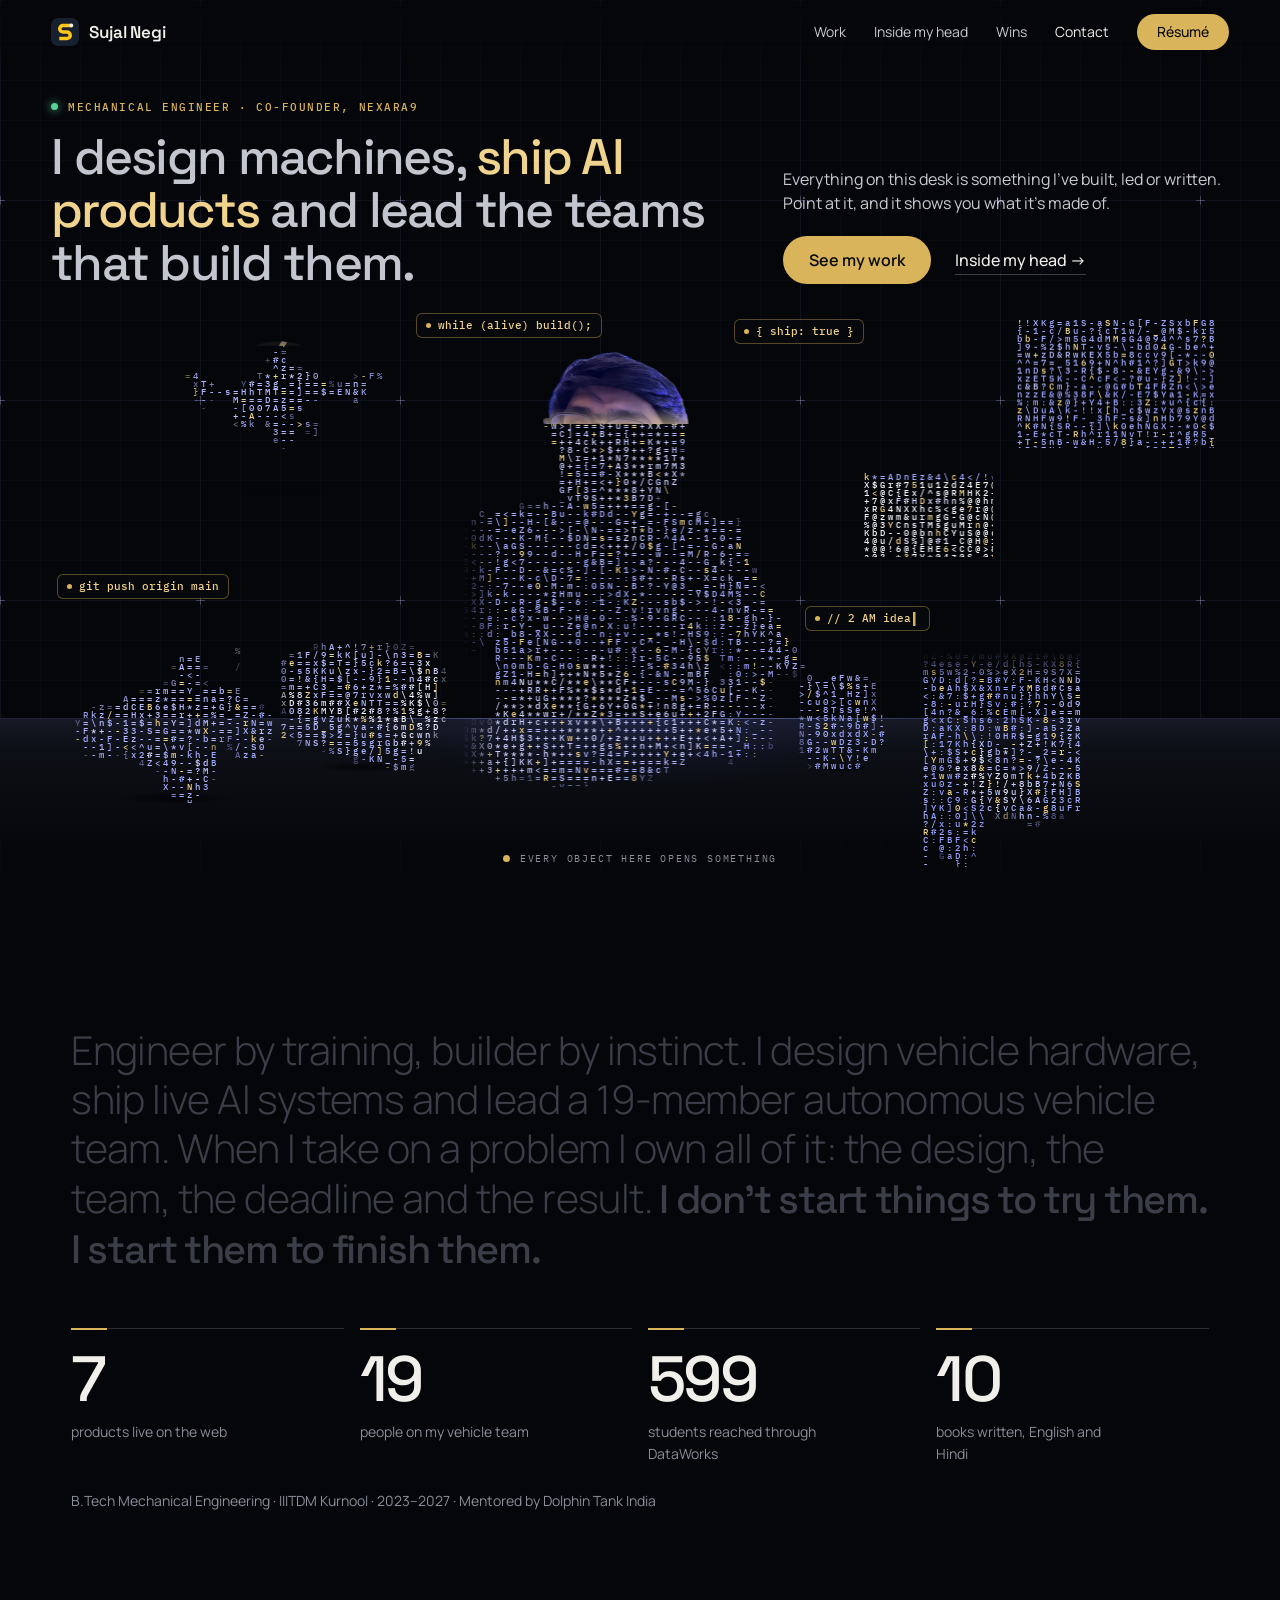
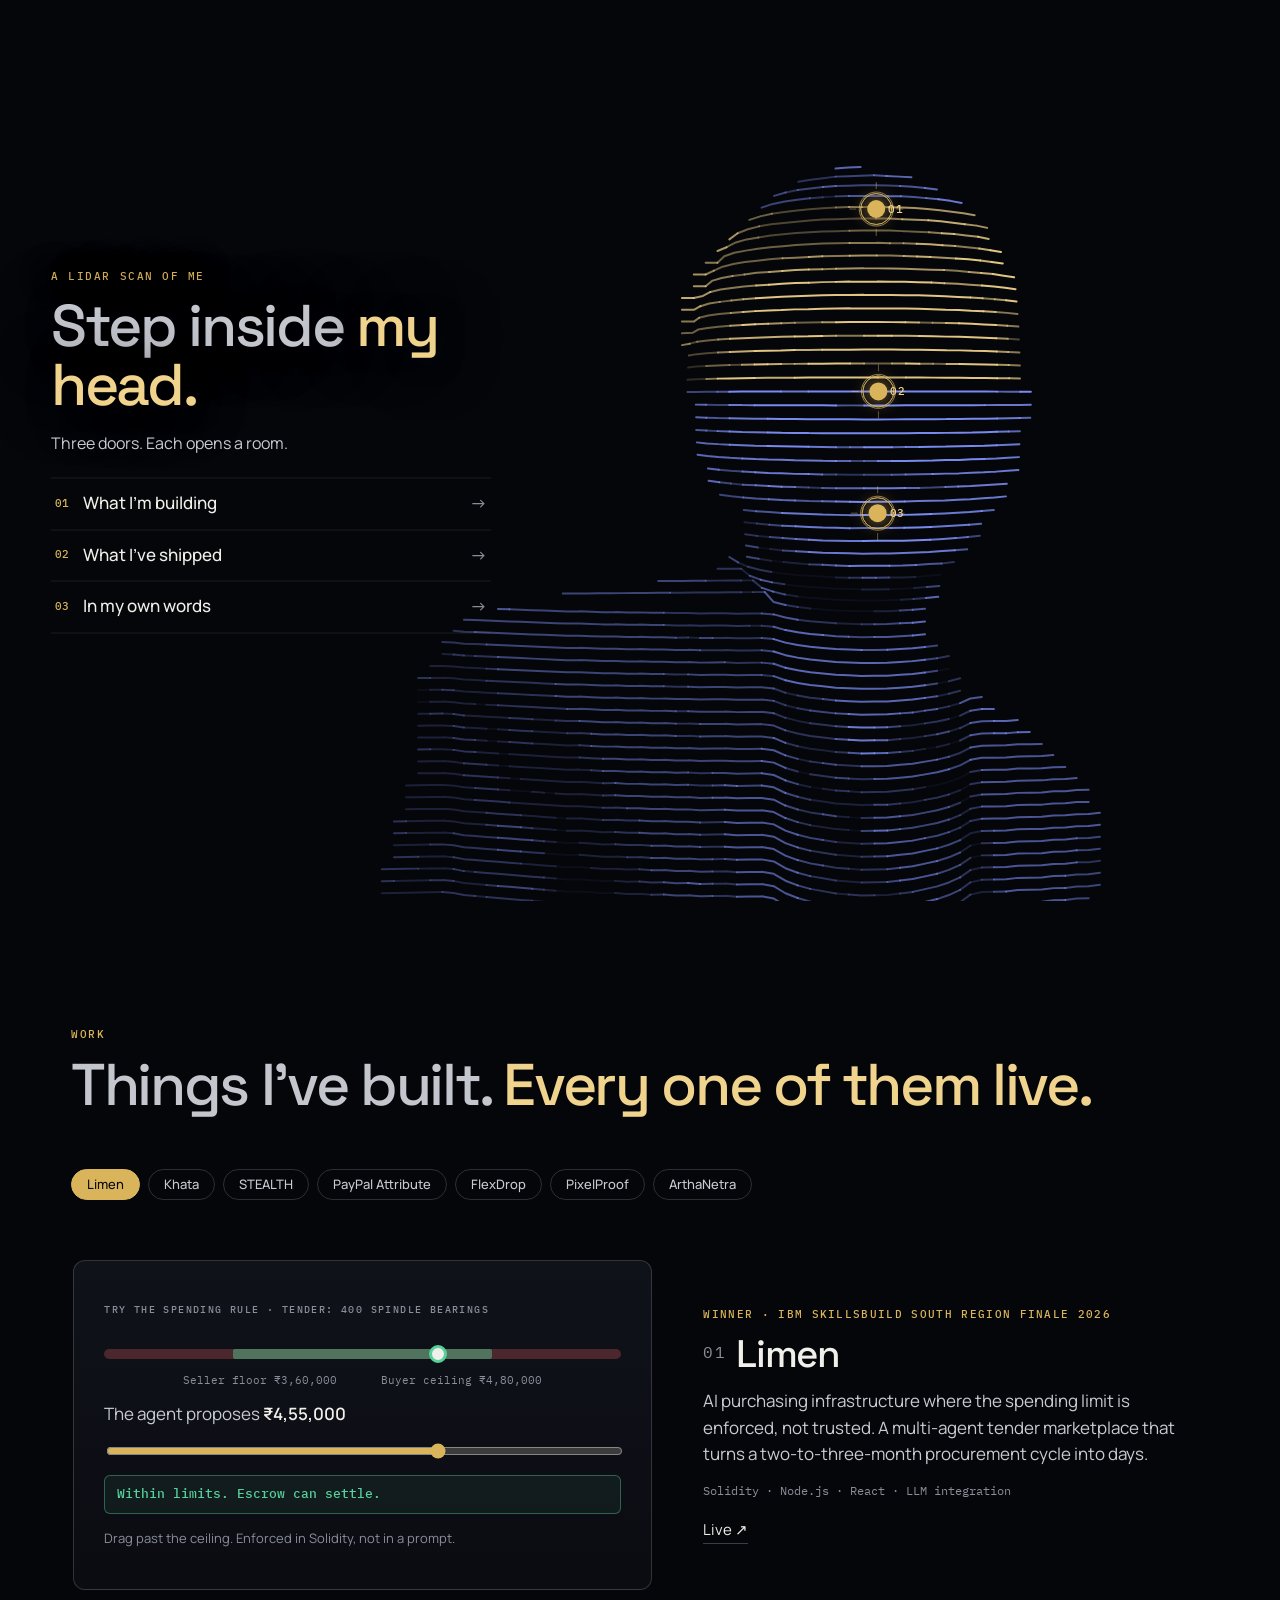
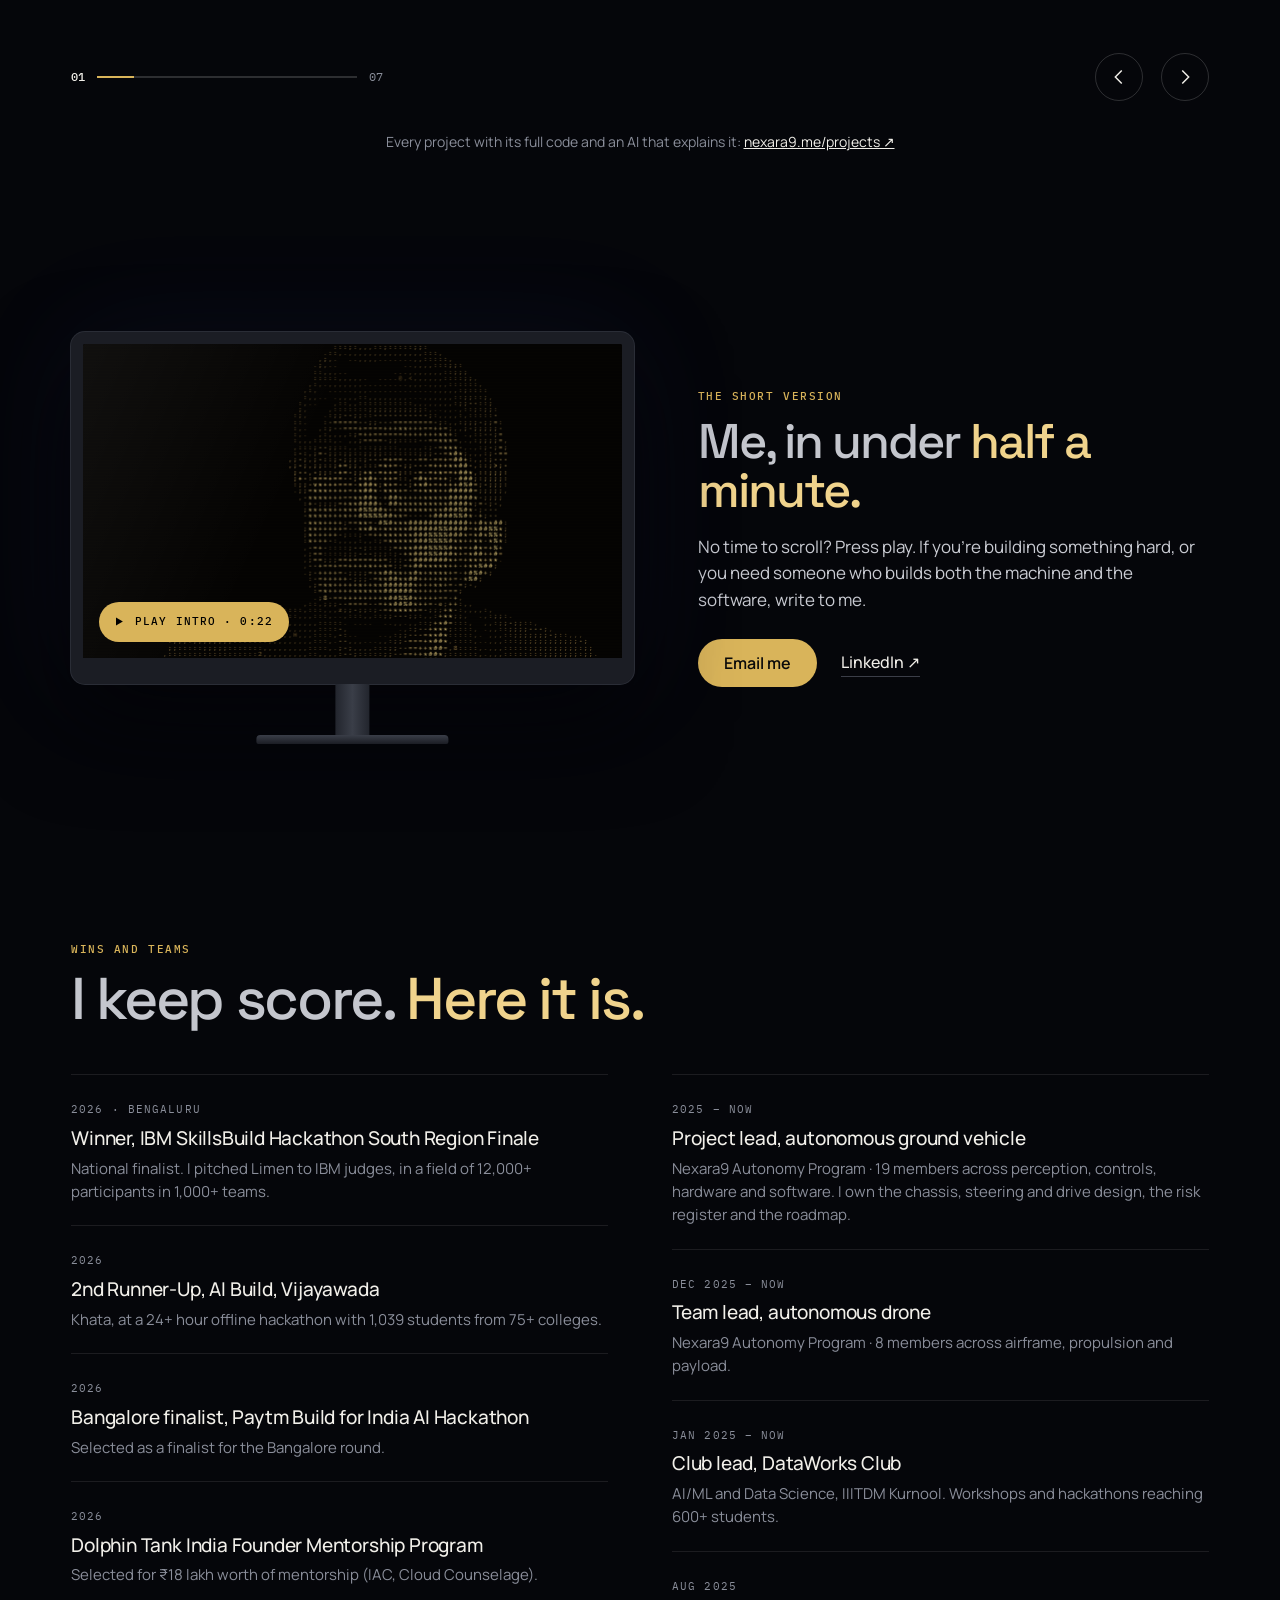
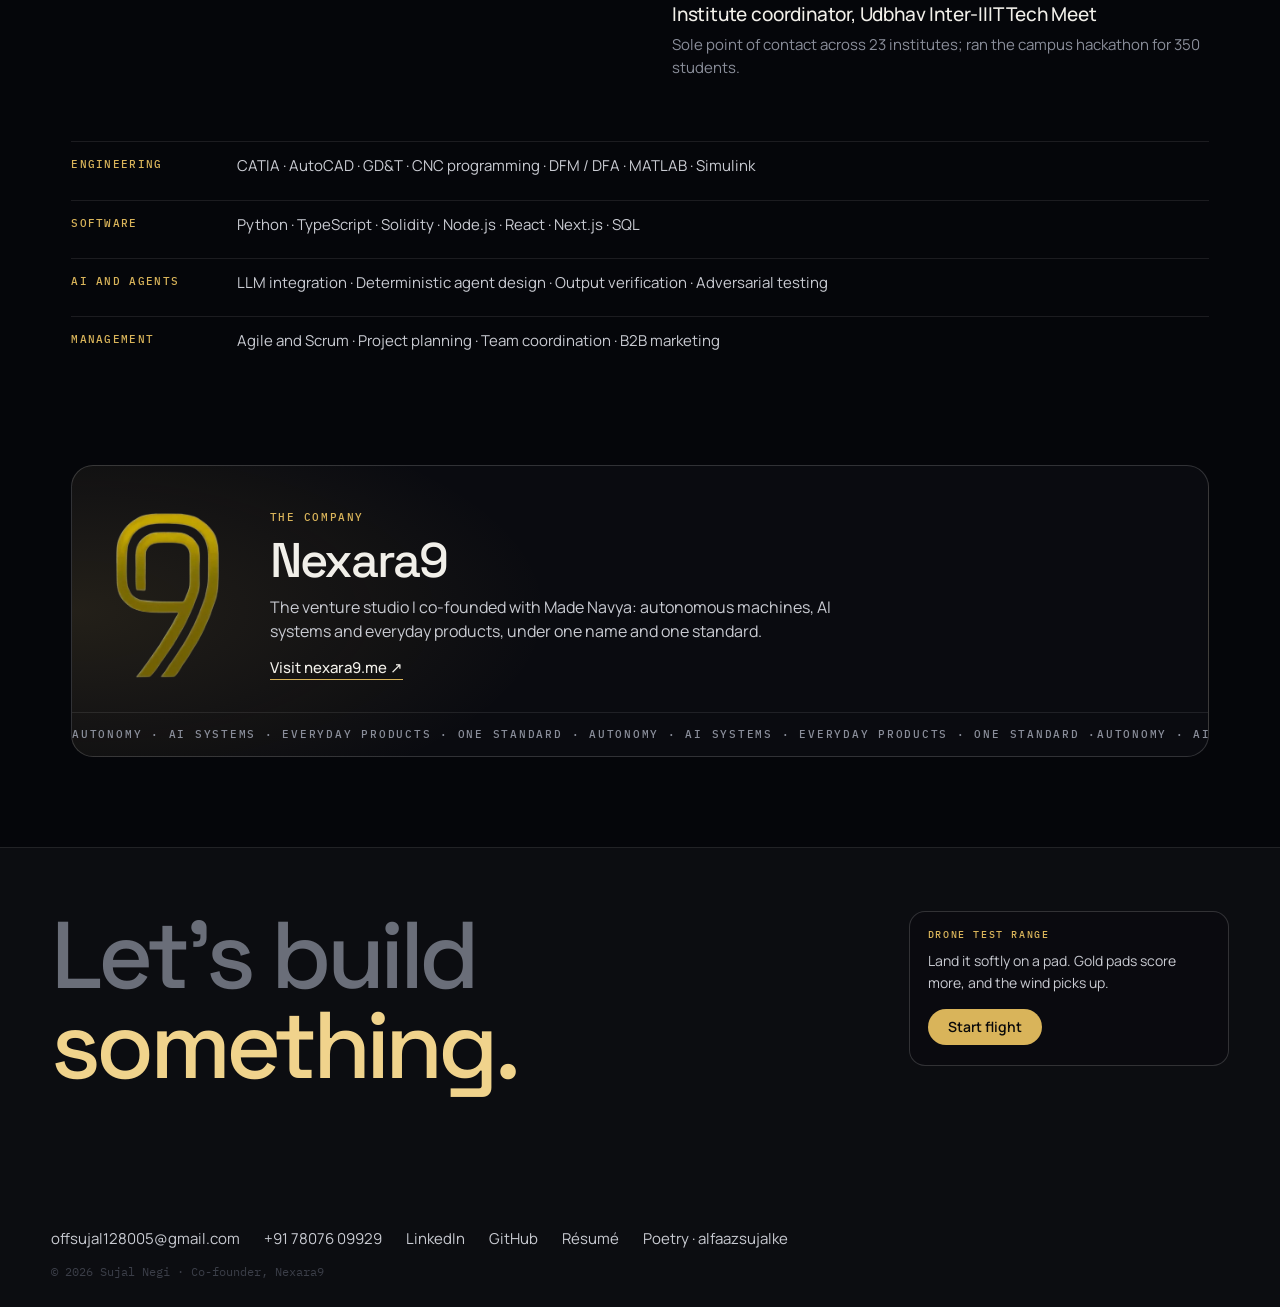
<file: index.html>
<!doctype html>
<html lang="en">
<head>
<meta charset="utf-8">
<meta name="viewport" content="width=device-width, initial-scale=1, viewport-fit=cover">
<title>Sujal Negi · Engineer, Builder, Co-founder of Nexara9</title>
<meta name="description" content="Sujal Negi: mechanical engineer at IIITDM Kurnool and co-founder of Nexara9. Designs machines, ships AI products and leads the teams that build them.">
<link rel="canonical" href="https://sujalnegi.tech/">
<meta property="og:type" content="website">
<meta property="og:title" content="Sujal Negi · Engineer, Builder, Co-founder of Nexara9">
<meta property="og:description" content="Mechanical engineer and co-founder of Nexara9. Limen, Khata, STEALTH, FlexDrop, ArthaNetra and more.">
<meta property="og:url" content="https://sujalnegi.tech/">
<meta property="og:image" content="https://sujalnegi.tech/og.png">
<meta name="twitter:card" content="summary_large_image">
<meta name="theme-color" content="#05060a">
<meta name="color-scheme" content="dark">
<link rel="icon" href="favicon.svg?v=4" type="image/svg+xml">
<link rel="icon" href="favicon-32.png?v=4" sizes="32x32" type="image/png">
<link rel="icon" href="favicon.ico?v=4" sizes="any">
<link rel="apple-touch-icon" href="apple-touch-icon.png?v=4">
<link rel="manifest" href="site.webmanifest?v=5">
<link rel="preconnect" href="https://fonts.googleapis.com">
<link rel="preconnect" href="https://fonts.gstatic.com" crossorigin>
<link rel="stylesheet" href="https://fonts.googleapis.com/css2?family=Space+Grotesk:wght@400;500;600&family=Manrope:wght@300;400;500;600&family=IBM+Plex+Mono:wght@400;500&display=swap">
<link rel="preload" href="assets/img/sujal-desk.webp" as="image" type="image/webp" media="(min-width: 701px)">
<link rel="preload" href="assets/img/sujal-desk-sm.webp" as="image" type="image/webp" media="(max-width: 700px)">
<script>document.documentElement.classList.add('js')</script>
<link rel="stylesheet" href="assets/site.css?v=3">
<script src="assets/js/fx.js?v=3" defer></script>
<script src="assets/js/hero.js?v=3" defer></script>
<script src="assets/js/head.js?v=3" defer></script>
<script src="assets/js/work.js?v=3" defer></script>
<script src="assets/js/game.js?v=3" defer></script>
</head>
<body>
<a class="skip" href="#main">Skip to content</a>

<div class="boot" aria-hidden="true">
  <svg class="boot-mark" viewBox="0 0 64 64" aria-hidden="true"><path d="M45 17H27.5a7.5 7.5 0 0 0 0 15h9a7.5 7.5 0 0 1 0 15H19" fill="none" stroke="currentColor" stroke-width="6"/><circle cx="46.5" cy="17" r="4" fill="#f1efe9"/></svg>
  <p class="boot-k"><span class="boot-step">Calibrating sensors</span><span class="boot-pct">000%</span></p>
  <div class="boot-bar"><i></i></div>
</div>

<header class="nav">
  <a class="nav-mark" href="#top" aria-label="Sujal Negi, back to top"><svg viewBox="0 0 64 64" aria-hidden="true"><rect width="64" height="64" rx="15" fill="#17202E"/><path d="M45 17H27.5a7.5 7.5 0 0 0 0 15h9a7.5 7.5 0 0 1 0 15H19" fill="none" stroke="#FFC61A" stroke-width="8"/><circle cx="46.5" cy="17" r="4.5" fill="#ECEEEA"/></svg><b>Sujal Negi</b></a>
  <nav class="nav-links" aria-label="Sections">
    <a href="#work" data-scramble>Work</a>
    <a href="#head" data-scramble>Inside my head</a>
    <a href="#wins" data-scramble>Wins</a>
    <a href="#contact" data-scramble>Contact</a>
  </nav>
  <a class="nav-cta" href="Sujal_Negi_Resume.pdf" target="_blank" rel="noopener"><span data-scramble>Résumé</span></a>
</header>

<main id="main">

<!-- 1. Hero: me at my desk. Every object is its own layer and breaks into code when you touch it. -->
<section class="hero" id="top">
  <canvas class="grid" aria-hidden="true"></canvas>
  <div class="hero-copy">
    <div class="hero-l">
      <p class="kicker"><span class="live"></span>Mechanical engineer · Co-founder, Nexara9</p>
      <h1 class="hero-title" data-glitch>I design machines, <em>ship AI products</em> and lead the teams that build them.</h1>
    </div>
    <div class="hero-r">
      <p class="lede">Everything on this desk is something I’ve built, led or written. Point at it, and it shows you what it’s made of.</p>
      <p class="hero-btns"><a class="btn-pill" href="#work">See my work</a><a class="btn-text" href="#head">Inside my head →</a></p>
    </div>
  </div>

  <div class="scene" aria-label="Sujal at his desk with things he has built. Hover or tap an object.">
    <div class="desk" aria-hidden="true"></div>
    <i class="chip chip1" aria-hidden="true">while (alive) build();</i>
    <i class="chip chip2" aria-hidden="true">{ ship: true }</i>
    <i class="chip chip3" aria-hidden="true">git push origin main</i>
    <i class="chip chip4" aria-hidden="true">// 2 AM idea</i>

    <a class="lay lay-me" href="#about" data-src="assets/img/sujal-desk.webp" data-src-sm="assets/img/sujal-desk-sm.webp" data-label="Sujal Negi · Builder" data-note="Engineer by training, builder by instinct">
      <span class="sr">About Sujal</span></a>
    <a class="lay lay-drone" href="#autonomy" data-src="assets/img/drone.webp" data-label="Autonomous drone" data-note="Team lead · 8 members">
      <span class="sr">The autonomous drone</span></a>
    <a class="lay lay-rover" href="#autonomy" data-src="assets/img/rover.webp" data-label="Autonomous ground vehicle" data-note="Project lead · 19 members">
      <span class="sr">The autonomous ground vehicle</span></a>
    <a class="lay lay-books" href="https://alfaaz.sujalnegi.tech" target="_blank" rel="noopener" data-src="assets/img/books.webp" data-label="10 books" data-note="Written in English and Hindi">
      <span class="sr">My books</span></a>
    <a class="lay lay-mug" href="https://nexara9.me" target="_blank" rel="noopener" data-src="assets/img/mug.webp" data-label="Nexara9" data-note="The venture studio I co-founded">
      <span class="sr">Nexara9</span></a>
    <a class="lay lay-lantern" href="#words-open" data-src="assets/img/lantern.webp" data-label="In my own words" data-note="45 seconds, with sound">
      <span class="sr">Hear Sujal in his own words</span></a>
    <a class="lay lay-win lay-win1" href="#work" data-src="assets/img/shot-stealth.webp" data-label="STEALTH" data-note="Know Your Agent" data-frame>
      <span class="sr">STEALTH</span></a>
    <a class="lay lay-win lay-win2" href="#work" data-src="assets/img/shot-arthanetra.webp" data-label="ArthaNetra" data-note="See the real price" data-frame>
      <span class="sr">ArthaNetra</span></a>
    <p class="tip" role="status" aria-live="polite"><b></b><span></span></p>
  </div>
  <p class="hint" aria-hidden="true"><span class="hint-dot"></span>Every object here opens something</p>
</section>

<!-- 2. A short statement that lights up as you read -->
<section class="say" id="about">
  <p class="say-text" data-light>Engineer by training, builder by instinct. I design vehicle hardware, ship live AI systems and lead a 19-member autonomous vehicle team. When I take on a problem I own all of it: the design, the team, the deadline and the result. <span class="say-quote">I don’t start things to try them. I start them to finish them.</span></p>
  <ul class="stats" aria-label="In numbers">
    <li><b data-count="7">7</b><span>products live on the web</span></li>
    <li><b data-count="19">19</b><span>people on my vehicle team</span></li>
    <li><b data-count="600" data-plus>600+</b><span>students reached through DataWorks</span></li>
    <li><b data-count="10">10</b><span>books written, English and Hindi</span></li>
  </ul>
  <p class="edu">B.Tech Mechanical Engineering · IIITDM Kurnool · 2023–2027 · Mentored by Dolphin Tank India</p>
</section>

<!-- 3. Inside my head: a head made of dots, with three doors -->
<section class="head" id="head" aria-labelledby="head-title">
  <canvas class="bust" aria-hidden="true"></canvas>
  <div class="spots" aria-hidden="true">
    <button class="spot" data-scene="brain" type="button" tabindex="-1"><i></i><span class="spot-lab">01</span></button>
    <button class="spot" data-scene="eyes" type="button" tabindex="-1"><i></i><span class="spot-lab">02</span></button>
    <button class="spot" data-scene="words" type="button" tabindex="-1"><i></i><span class="spot-lab">03</span></button>
  </div>
  <svg class="wires" aria-hidden="true"></svg>
  <div class="head-copy">
    <p class="kicker">A LiDAR scan of me</p>
    <h2 id="head-title">Step inside <em>my head.</em></h2>
    <p class="head-sub">Three doors. Each opens a room.</p>
    <ol class="doors">
      <li><button type="button" data-scene="brain"><b>01</b>What I’m building<span>→</span></button></li>
      <li><button type="button" data-scene="eyes"><b>02</b>What I’ve shipped<span>→</span></button></li>
      <li><button type="button" data-scene="words" id="words-open"><b>03</b>In my own words<span>→</span></button></li>
    </ol>
  </div>
</section>

<!-- the three rooms -->
<div class="room" id="room-brain" role="dialog" aria-modal="true" aria-label="What I’m building" hidden>
  <canvas class="room-cv" aria-hidden="true"></canvas>
  <svg class="room-wires" aria-hidden="true"></svg>
  <div class="cards">
    <article class="card c1" data-anchor="0"><p class="card-k">Building now</p><h3>Limen</h3><p>AI purchasing infrastructure. Winner, IBM SkillsBuild South Region 2026.</p><a href="https://limen-peqe.onrender.com" target="_blank" rel="noopener" data-wake>Open live app ↗</a></article>
    <article class="card c2" data-anchor="1"><p class="card-k">Building now</p><h3>Housefi</h3><p>Verified home services for India’s tier-2 and tier-3 cities. IBM SkillsBuild national finalist.</p></article>
    <article class="card c3" data-anchor="2"><p class="card-k">Private</p><h3>The Autonomy Program</h3><p>An autonomous car and drone, built to work together.</p></article>
    <article class="card c4 card-folder" data-anchor="3"><p class="card-k">Ideas at 2 AM</p><ul><li>Agents that can’t overspend</li><li>Calls that check every number</li><li>Machines that find their own way</li></ul></article>
    <article class="card c5" data-anchor="4"><p class="card-k">How I operate</p><ol><li>Spend only after the proof</li><li>Separate who asks from who pays</li><li>Let the model talk, let the rules decide</li><li>Build toward a customer</li></ol></article>
  </div>
  <div class="panel"><p class="panel-t">In my head</p><dl><div><dt>Products live</dt><dd>7</dd></div><div><dt>Teams led</dt><dd>2</dd></div><div><dt>Ideas running</dt><dd data-tick="31">31</dd></div><div><dt>Hours slept</dt><dd>6</dd></div></dl></div>
  <p class="room-hint">Drag to turn</p>
  <button class="room-x" type="button" aria-label="Close"></button>
</div>

<div class="room" id="room-eyes" role="dialog" aria-modal="true" aria-label="What I’ve shipped" hidden>
  <canvas class="room-cv" aria-hidden="true"></canvas>
  <div class="fly"><div class="fly-world"></div></div>
  <div class="panel"><p class="panel-t">Through my eyes</p><dl><div><dt>Screens passed</dt><dd class="eyes-n">0</dd></div><div><dt>Products live</dt><dd>7</dd></div></dl></div>
  <p class="room-hint">Scroll to fly through</p>
  <button class="room-x" type="button" aria-label="Close"></button>
</div>

<div class="room" id="room-words" role="dialog" aria-modal="true" aria-label="In my own words" hidden>
  <canvas class="room-cv" aria-hidden="true"></canvas>
  <p class="words-cap" aria-live="polite"></p>
  <button class="words-mute" type="button" aria-label="Mute">
    <svg viewBox="0 0 24 24" aria-hidden="true"><path d="M4 9h4l5-4v14l-5-4H4z" fill="currentColor"/><path class="w-on" d="M16 8.5a4.5 4.5 0 0 1 0 7M18.5 6a8 8 0 0 1 0 12" fill="none" stroke="currentColor" stroke-width="1.6" stroke-linecap="round"/><path class="w-off" d="M16.5 9.5l5 5m0-5l-5 5" fill="none" stroke="currentColor" stroke-width="1.6" stroke-linecap="round"/></svg>
  </button>
  <div class="panel"><p class="panel-t">In my words</p><dl><div><dt>Line</dt><dd class="words-n">1 / 9</dd></div><div><dt>Voice</dt><dd>AI</dd></div></dl></div>
  <button class="room-x" type="button" aria-label="Close"></button>
  <audio preload="none" src="assets/audio/words.mp3"></audio>
</div>

<!-- 4. Work -->
<section class="work" id="work" aria-labelledby="work-title">
  <div class="sec-head">
    <p class="kicker">Work</p>
    <h2 id="work-title">Things I’ve built. <em>Every one of them live.</em></h2>
  </div>
  <div class="deck" tabindex="0" aria-roledescription="carousel" aria-label="Projects">
    <div class="deck-tabs" role="tablist" aria-label="Choose a project">
      <button type="button" role="tab" data-i="0">Limen</button>
      <button type="button" role="tab" data-i="1">Khata</button>
      <button type="button" role="tab" data-i="2">STEALTH</button>
      <button type="button" role="tab" data-i="3">PayPal Attribute</button>
      <button type="button" role="tab" data-i="4">FlexDrop</button>
      <button type="button" role="tab" data-i="5">PixelProof</button>
      <button type="button" role="tab" data-i="6">ArthaNetra</button>
    </div>
    <div class="deck-view"><div class="deck-track">

      <article class="slide" aria-label="Limen">
        <div class="slide-vis demo" aria-label="Try the spending rule">
          <p class="demo-k">Try the spending rule · Tender: 400 spindle bearings</p>
          <div class="limen-bar"><span class="limen-zone"></span><span class="limen-pin"></span></div>
          <div class="limen-ends"><span>Seller floor ₹3,60,000</span><span>Buyer ceiling ₹4,80,000</span></div>
          <label class="limen-lab" for="limen-price">The agent proposes <output id="limen-out">₹4,55,000</output></label>
          <input id="limen-price" type="range" min="300000" max="540000" step="5000" value="455000">
          <p class="verdict ok" id="limen-verdict" aria-live="polite">Within limits. Escrow can settle.</p>
          <p class="demo-foot">Drag past the ceiling. Enforced in Solidity, not in a prompt.</p>
        </div>
        <div class="slide-txt">
          <p class="award">Winner · IBM SkillsBuild South Region Finale 2026</p>
          <h3><small>01</small>Limen</h3>
          <p>AI purchasing infrastructure where the spending limit is enforced, not trusted. A multi-agent tender marketplace that turns a two-to-three-month procurement cycle into days.</p>
          <p class="stack">Solidity · Node.js · React · LLM integration</p>
          <p class="links"><a href="https://limen-peqe.onrender.com" target="_blank" rel="noopener" data-wake>Live ↗</a></p>
        </div>
      </article>

      <article class="slide" aria-label="Khata">
        <div class="slide-vis demo" aria-label="A sample sales call">
          <p class="demo-k">On a call · the rules decide, the model only explains</p>
          <ul class="call" id="khata-call">
            <li><p>“We can deliver the full order in 3 days.”</p><span class="verdict wait" data-v="no" data-say="Not supported. Standard lead time on file is 7 days.">Waiting to check</span></li>
            <li><p>“This plan includes round-the-clock support.”</p><span class="verdict wait" data-v="ok" data-say="Supported. Matches the plan terms.">Waiting to check</span></li>
            <li><p>“I can give you 25% off if you sign today.”</p><span class="verdict wait" data-v="no" data-say="Not supported. Approved discount limit is 15%.">Waiting to check</span></li>
          </ul>
          <button class="btn-gold" id="khata-run" type="button">Check the claims</button>
        </div>
        <div class="slide-txt">
          <p class="award">2nd Runner-Up · AI Build 2026, Vijayawada</p>
          <h3><small>02</small>Khata</h3>
          <p>A live co-pilot for sales calls. It checks every number a rep quotes against the real product rules and corrects mistakes in about a second. Won at a 24+ hour offline hackathon with 1,039 students from 75+ colleges. Built with Vaishnavi C R.</p>
          <p class="stack">Next.js · TypeScript · SQLite · LLM integration</p>
          <p class="links"><a href="https://khata-avs8.onrender.com/login" target="_blank" rel="noopener" data-wake>Live ↗</a><a href="https://github.com/sujal128005/khata" target="_blank" rel="noopener">Code ↗</a><a href="https://nexara9.me/projects/khata/" target="_blank" rel="noopener">Deep dive ↗</a></p>
        </div>
      </article>

      <article class="slide" aria-label="STEALTH">
        <div class="slide-vis"><div class="win"><i></i><img src="assets/img/shot-stealth.webp" alt="STEALTH dashboard: an agent is about to spend your money" loading="lazy" width="1100" height="688"></div></div>
        <div class="slide-txt">
          <p class="award">Razorpay AI Buildathon</p>
          <h3><small>03</small>STEALTH · Know Your Agent</h3>
          <p>A trust gateway between AI shopping agents and checkout. It checks that what the agent is buying matches what the human authorised, before anything reaches payment.</p>
          <p class="stack">Next.js · Prisma · Ed25519</p>
          <p class="links"><a href="https://bouncerkya.onrender.com" target="_blank" rel="noopener" data-wake>Live ↗</a><a href="https://github.com/sujal128005/bouncerkya" target="_blank" rel="noopener">Code ↗</a><a href="https://nexara9.me/projects/stealth/" target="_blank" rel="noopener">Deep dive ↗</a></p>
        </div>
      </article>

      <article class="slide" aria-label="PayPal Attribute">
        <div class="slide-vis"><div class="win"><i></i><img src="assets/img/shot-paypal.webp" alt="PayPal Attribute: every AI answer has sources, now every source gets paid" loading="lazy" width="1100" height="688"></div></div>
        <div class="slide-txt">
          <p class="award">Built on the PayPal developer platform</p>
          <h3><small>04</small>PayPal Attribute</h3>
          <p>When an AI shopping agent recommends a product, the creators it cited get a fair share of the sale, paid through PayPal.</p>
          <p class="stack">Next.js 15 · PayPal Orders &amp; Payouts · Groq · Gemini</p>
          <p class="links"><a href="https://paypal-attribute.onrender.com/" target="_blank" rel="noopener" data-wake>Live ↗</a><a href="https://github.com/sujal128005/paypal-attribute" target="_blank" rel="noopener">Code ↗</a><a href="https://nexara9.me/projects/paypal-attribute/" target="_blank" rel="noopener">Deep dive ↗</a></p>
        </div>
      </article>

      <article class="slide" aria-label="FlexDrop">
        <div class="slide-vis"><div class="win"><i></i><img src="assets/img/flexdrop-world-overview-night.webp" alt="FlexDrop: delivery routes over a city at night" loading="lazy"></div></div>
        <div class="slide-txt">
          <p class="award">Swiggy Food for Thought 2.0</p>
          <h3><small>05</small>FlexDrop</h3>
          <p>Customers trade a little delivery flexibility for a small reward. FlexDrop uses it to batch orders onto fewer, shorter routes.</p>
          <p class="stack">OR-Tools CP-SAT · FastAPI · Machine learning</p>
          <p class="links"><a href="https://flexdrop.onrender.com/app/" target="_blank" rel="noopener" data-wake>Live ↗</a><a href="https://github.com/sujal128005/FlexDrop" target="_blank" rel="noopener">Code ↗</a><a href="https://nexara9.me/projects/flexdrop/" target="_blank" rel="noopener">Deep dive ↗</a></p>
        </div>
      </article>

      <article class="slide" aria-label="PixelProof">
        <div class="slide-vis"><div class="win"><i></i><img src="assets/img/shot-pixelproof.webp" alt="PixelProof Studio: twin gauge puzzles for vision models" loading="lazy" width="1100" height="688"></div></div>
        <div class="slide-txt">
          <p class="award">Vision-model evaluation</p>
          <h3><small>06</small>PixelProof</h3>
          <p>A factory of verified visual puzzles that tests whether AI vision models really read gauges, charts and diagrams.</p>
          <p class="stack">Python · NumPy · Pillow</p>
          <p class="links"><a href="https://pixelproof-gk2j.onrender.com" target="_blank" rel="noopener" data-wake>Studio ↗</a><a href="https://github.com/sujal128005/Qwen" target="_blank" rel="noopener">Code ↗</a><a href="https://nexara9.me/projects/pixelproof/" target="_blank" rel="noopener">Deep dive ↗</a></p>
        </div>
      </article>

      <article class="slide" aria-label="ArthaNetra">
        <div class="slide-vis"><div class="win"><i></i><img src="assets/img/shot-arthanetra.webp" alt="ArthaNetra: see the real price of a loan offer" loading="lazy" width="1100" height="688"></div></div>
        <div class="slide-txt">
          <p class="award">Arthaton 2026 · AI for Finance</p>
          <h3><small>07</small>ArthaNetra</h3>
          <p>Paste any loan, EMI, credit card or insurance offer and see what it will really cost you, explained in 12 Indian languages.</p>
          <p class="stack">FastAPI · Groq · Gemini</p>
          <p class="links"><a href="https://arthanetra.onrender.com" target="_blank" rel="noopener" data-wake>Live ↗</a><a href="https://github.com/sujal128005/ArthaNetra" target="_blank" rel="noopener">Code ↗</a><a href="https://nexara9.me/projects/arthanetra/" target="_blank" rel="noopener">Deep dive ↗</a></p>
        </div>
      </article>

    </div></div>
    <div class="deck-nav">
      <button class="deck-btn prev" type="button" aria-label="Previous project"><svg viewBox="0 0 24 24" aria-hidden="true"><path d="M15 5l-7 7 7 7" fill="none" stroke="currentColor" stroke-width="1.6"/></svg></button>
      <p class="deck-count" aria-live="polite"><b>01</b><span class="deck-prog"><i></i></span>07</p>
      <button class="deck-btn next" type="button" aria-label="Next project"><svg viewBox="0 0 24 24" aria-hidden="true"><path d="M9 5l7 7-7 7" fill="none" stroke="currentColor" stroke-width="1.6"/></svg></button>
    </div>
  </div>
  <p class="work-more">Every project with its full code and an AI that explains it: <a href="https://nexara9.me/projects/" target="_blank" rel="noopener">nexara9.me/projects ↗</a></p>
</section>

<!-- 5. The monitor: my face in amber code; Play shows the 22-second intro -->
<section class="hello" id="hello" aria-labelledby="hello-title">
  <div class="mon-wrap">
    <div class="mon">
      <canvas class="mon-cv" aria-hidden="true"></canvas>
      <video class="mon-video" playsinline preload="none" src="assets/video/hello.mp4"></video>
      <button class="mon-play" type="button" aria-label="Play the 22-second intro"><svg viewBox="0 0 24 24" aria-hidden="true"><path d="M8 5.5v13l11-6.5z" fill="currentColor"/></svg><span>Play intro · 0:22</span></button>
    </div>
    <div class="mon-stand" aria-hidden="true"></div>
  </div>
  <div class="hello-txt">
    <p class="kicker">The short version</p>
    <h2 id="hello-title">Me, in under <em>half a minute.</em></h2>
    <p class="hello-sub">No time to scroll? Press play. If you’re building something hard, or you need someone who builds both the machine and the software, write to me.</p>
    <p class="hero-btns"><a class="btn-pill" href="mailto:offsujal128005@gmail.com?subject=Hello%20Sujal">Email me</a><a class="btn-text" href="https://www.linkedin.com/in/sujal128005/" target="_blank" rel="noopener">LinkedIn ↗</a></p>
  </div>
</section>

<!-- 6. Wins and teams -->
<section class="wins" id="wins" aria-labelledby="wins-title">
  <div class="sec-head">
    <p class="kicker">Wins and teams</p>
    <h2 id="wins-title">I keep score. <em>Here it is.</em></h2>
  </div>
  <div class="wins-grid">
    <ol class="list">
      <li><span class="yr">2026 · Bengaluru</span><h3>Winner, IBM SkillsBuild Hackathon South Region Finale</h3><p>National finalist. I pitched Limen to IBM judges, in a field of 12,000+ participants in 1,000+ teams.</p></li>
      <li><span class="yr">2026</span><h3>2nd Runner-Up, AI Build, Vijayawada</h3><p>Khata, at a 24+ hour offline hackathon with 1,039 students from 75+ colleges.</p></li>
      <li><span class="yr">2026</span><h3>Bangalore finalist, Paytm Build for India AI Hackathon</h3><p>Selected as a finalist for the Bangalore round.</p></li>
      <li><span class="yr">2026</span><h3>Dolphin Tank India Founder Mentorship Program</h3><p>Selected for ₹18 lakh worth of mentorship (IAC, Cloud Counselage).</p></li>
    </ol>
    <ol class="list" id="autonomy">
      <li><span class="yr">2025 – now</span><h3>Project lead, autonomous ground vehicle</h3><p>Nexara9 Autonomy Program · 19 members across perception, controls, hardware and software. I own the chassis, steering and drive design, the risk register and the roadmap.</p></li>
      <li><span class="yr">Dec 2025 – now</span><h3>Team lead, autonomous drone</h3><p>Nexara9 Autonomy Program · 8 members across airframe, propulsion and payload.</p></li>
      <li><span class="yr">Jan 2025 – now</span><h3>Club lead, DataWorks Club</h3><p>AI/ML and Data Science, IIITDM Kurnool. Workshops and hackathons reaching 600+ students.</p></li>
      <li><span class="yr">Aug 2025</span><h3>Institute coordinator, Udbhav Inter-IIIT Tech Meet</h3><p>Sole point of contact across 23 institutes; ran the campus hackathon for 350 students.</p></li>
    </ol>
  </div>
  <div class="skills" aria-label="Skills">
    <p><b>Engineering</b>CATIA · AutoCAD · GD&amp;T · CNC programming · DFM / DFA · MATLAB · Simulink</p>
    <p><b>Software</b>Python · TypeScript · Solidity · Node.js · React · Next.js · SQL</p>
    <p><b>AI and agents</b>LLM integration · Deterministic agent design · Output verification · Adversarial testing</p>
    <p><b>Management</b>Agile and Scrum · Project planning · Team coordination · B2B marketing</p>
  </div>
</section>

<!-- 7. Nexara9 -->
<section class="n9" aria-labelledby="n9-title">
  <a class="n9-card" href="https://nexara9.me" target="_blank" rel="noopener">
    <img class="n9-logo" src="assets/img/nexara9-logo.webp" alt="" width="240" height="387" loading="lazy">
    <span class="n9-txt"><span class="kicker">The company</span><b id="n9-title">Nexara9</b><span>The venture studio I co-founded with Made Navya: autonomous machines, AI systems and everyday products, under one name and one standard.</span><span class="n9-go">Visit nexara9.me ↗</span></span>
    <span class="n9-strip" aria-hidden="true"><span>Autonomy · AI systems · Everyday products · One standard · Autonomy · AI systems · Everyday products · One standard · </span><span>Autonomy · AI systems · Everyday products · One standard · Autonomy · AI systems · Everyday products · One standard · </span></span>
  </a>
</section>

</main>

<!-- 8. Footer, with a drone test range -->
<footer class="foot" id="contact">
  <canvas class="game-cv" aria-hidden="true"></canvas>
  <div class="foot-top">
    <h2 class="foot-say">Let’s build <em>something.</em></h2>
    <div class="range">
      <p class="range-k">Drone test range</p>
      <p class="range-t">Land it softly on a pad. Gold pads score more, and the wind picks up.</p>
      <button class="game-btn" type="button">Start flight</button>
      <p class="game-help" hidden>Hold to lift · move to steer · Esc to stop</p>
      <p class="game-score" aria-live="polite" hidden></p>
    </div>
  </div>
  <div class="foot-links">
    <a href="mailto:offsujal128005@gmail.com">offsujal128005@gmail.com</a>
    <a href="tel:+917807609929">+91 78076 09929</a>
    <a href="https://www.linkedin.com/in/sujal128005/" target="_blank" rel="noopener">LinkedIn</a>
    <a href="https://github.com/sujal128005" target="_blank" rel="noopener">GitHub</a>
    <a href="Sujal_Negi_Resume.pdf" target="_blank" rel="noopener">Résumé</a>
    <a href="https://alfaaz.sujalnegi.tech" target="_blank" rel="noopener">Poetry · alfaazsujalke</a>
  </div>
  <p class="foot-c">© 2026 Sujal Negi · Co-founder, Nexara9</p>
</footer>
</body>
</html>
</file>
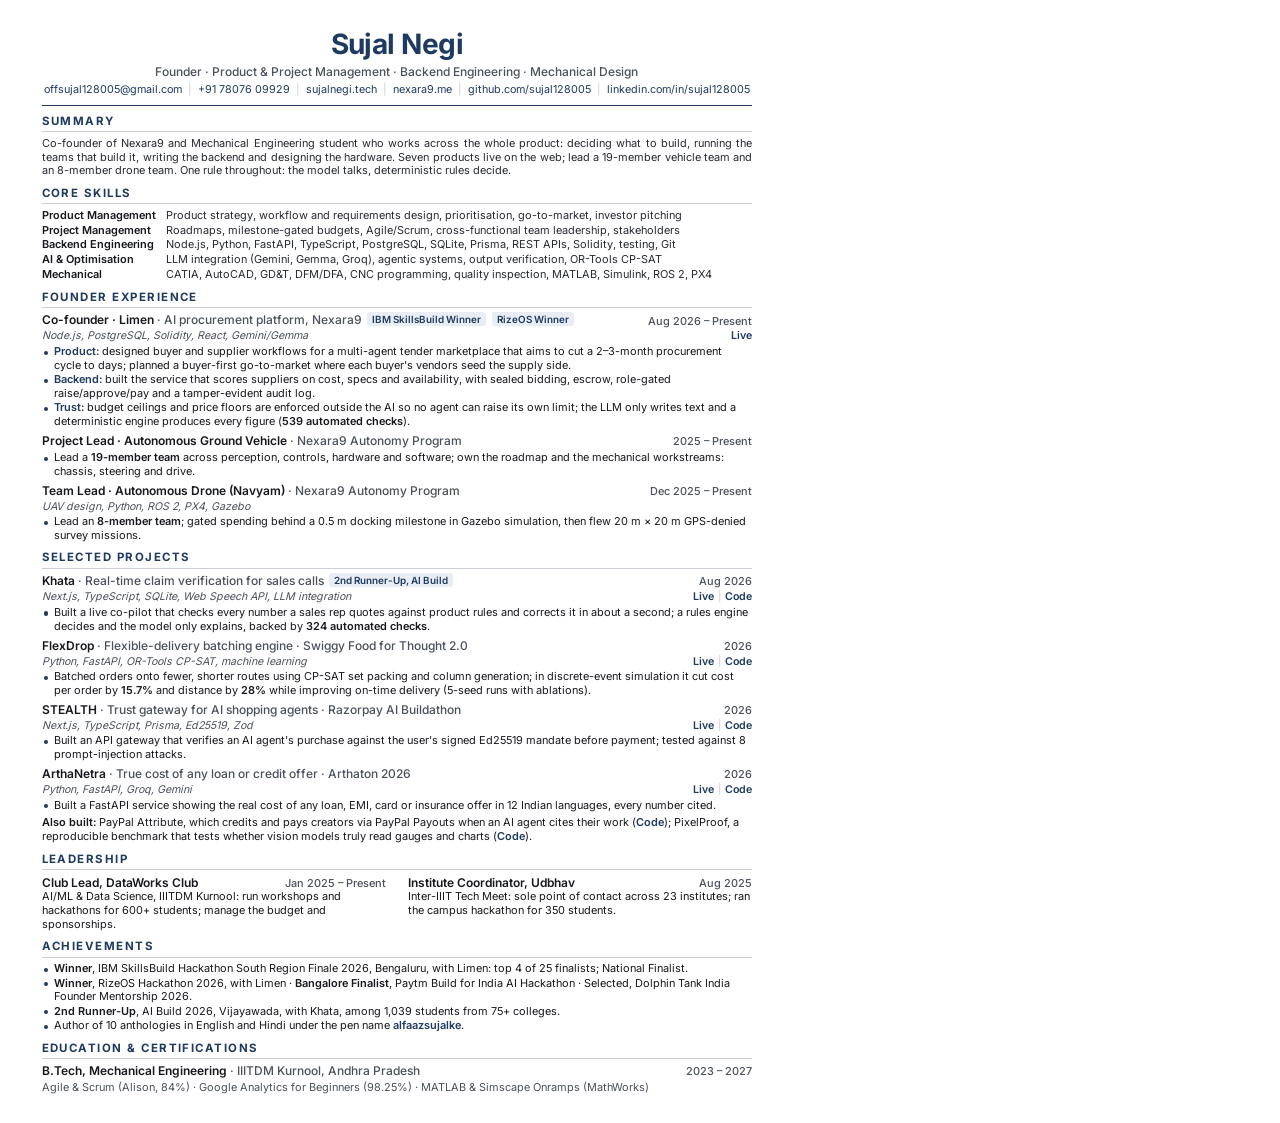
<file: _resume/resume.html>
<!doctype html>
<html lang="en">
<head>
<meta charset="utf-8">
<title>Sujal Negi</title>
<style>
  @font-face { font-family: "Inter"; font-weight: 400; src: url("fonts/inter-latin-400-normal.woff2") format("woff2"); }
  @font-face { font-family: "Inter"; font-weight: 500; src: url("fonts/inter-latin-500-normal.woff2") format("woff2"); }
  @font-face { font-family: "Inter"; font-weight: 600; src: url("fonts/inter-latin-600-normal.woff2") format("woff2"); }
  @font-face { font-family: "Inter"; font-weight: 700; src: url("fonts/inter-latin-700-normal.woff2") format("woff2"); }
  @page { size: A4; margin: 0; }
  * { box-sizing: border-box; margin: 0; padding: 0; }
  :root { --ink: #16181d; --muted: #4a505c; --accent: #1f3a5f; --rule: #c9ced8; }
  html { -webkit-print-color-adjust: exact; print-color-adjust: exact; }
  body {
    font-family: "Inter", "Liberation Sans", Arial, sans-serif;
    font-size: 8.2pt; line-height: 1.25; color: var(--ink); background: #fff;
    width: 210mm; height: 297mm; padding: 8mm 11mm 7mm;
  }
  a { color: inherit; text-decoration: none; }

  header { text-align: center; padding-bottom: 2.2mm; border-bottom: 1.3pt solid var(--accent); }
  h1 { font-size: 21pt; font-weight: 700; letter-spacing: -0.4pt; line-height: 1; color: var(--accent); }
  .tagline { margin-top: 1.4mm; font-size: 9pt; font-weight: 500; color: var(--muted); }
  .contact { margin-top: 1.3mm; font-size: 8.1pt; color: var(--muted); }
  .contact a { color: var(--accent); }
  .contact .sep { color: var(--rule); padding: 0 1.6mm; }

  section { margin-top: 2.1mm; }
  h2 { font-size: 8.6pt; font-weight: 700; letter-spacing: 1.1pt; text-transform: uppercase; color: var(--accent);
       padding-bottom: 0.8mm; border-bottom: 0.6pt solid var(--rule); margin-bottom: 1.2mm; }
  .summary { color: #262a31; text-align: justify; }

  .item { margin-top: 1.2mm; }
  .item:first-of-type { margin-top: 0; }
  .row { display: flex; justify-content: space-between; align-items: baseline; gap: 4mm; }
  .title { font-weight: 600; font-size: 9pt; }
  .title .role { font-weight: 500; color: var(--muted); }
  .when { font-size: 8.2pt; color: var(--muted); white-space: nowrap; font-weight: 500; }
  .meta { display: flex; justify-content: space-between; gap: 4mm; font-size: 8pt; color: var(--muted); margin-top: 0.3mm; }
  .stack { font-style: italic; }
  .links a { color: var(--accent); font-weight: 600; }
  .links .sep { color: var(--rule); padding: 0 0.9mm; }
  .award { display: inline-block; font-size: 7.4pt; font-weight: 600; color: var(--accent); background: #e9eef5;
           border-radius: 2pt; padding: 0.2mm 1.4mm; margin-left: 1.4mm; vertical-align: 1pt; }
  .tag { font-weight: 600; color: var(--accent); }

  ul { list-style: none; margin-top: 0.6mm; }
  li { position: relative; padding-left: 3.4mm; margin-top: 0.2mm; }
  li::before { content: ""; position: absolute; left: 0.6mm; top: 1.5mm; width: 1.1mm; height: 1.1mm;
               border-radius: 50%; background: var(--accent); }
  b { font-weight: 600; }

  .skills { display: grid; grid-template-columns: 31mm 1fr; row-gap: 0.3mm; column-gap: 2mm; }
  .skills dt { font-weight: 600; }
  .skills dd { color: #262a31; }
  .grid2 { display: grid; grid-template-columns: 1fr 1fr; column-gap: 6mm; }
  .also { margin-top: 1.1mm; }
</style>
</head>
<body>

<header>
  <div>
    <h1>Sujal Negi</h1>
    <p class="tagline">Founder · Product &amp; Project Management · Backend Engineering · Mechanical Design</p>
  </div>
  <div class="contact"><a href="mailto:offsujal128005@gmail.com">offsujal128005@gmail.com</a><span class="sep">|</span><a href="tel:+917807609929">+91 78076 09929</a><span class="sep">|</span><a href="https://sujalnegi.tech">sujalnegi.tech</a><span class="sep">|</span><a href="https://nexara9.me">nexara9.me</a><span class="sep">|</span><a href="https://github.com/sujal128005">github.com/sujal128005</a><span class="sep">|</span><a href="https://www.linkedin.com/in/sujal128005/">linkedin.com/in/sujal128005</a></div>
</header>

<section>
  <h2>Summary</h2>
  <p class="summary">Co-founder of Nexara9 and Mechanical Engineering student who works across the whole product: deciding what to build, running the teams that build it, writing the backend and designing the hardware. Seven products live on the web; lead a 19-member vehicle team and an 8-member drone team. One rule throughout: the model talks, deterministic rules decide.</p>
</section>

<section>
  <h2>Core Skills</h2>
  <dl class="skills">
    <dt>Product Management</dt><dd>Product strategy, workflow and requirements design, prioritisation, go-to-market, investor pitching</dd>
    <dt>Project Management</dt><dd>Roadmaps, milestone-gated budgets, Agile/Scrum, cross-functional team leadership, stakeholders</dd>
    <dt>Backend Engineering</dt><dd>Node.js, Python, FastAPI, TypeScript, PostgreSQL, SQLite, Prisma, REST APIs, Solidity, testing, Git</dd>
    <dt>AI &amp; Optimisation</dt><dd>LLM integration (Gemini, Gemma, Groq), agentic systems, output verification, OR-Tools CP-SAT</dd>
    <dt>Mechanical</dt><dd>CATIA, AutoCAD, GD&amp;T, DFM/DFA, CNC programming, quality inspection, MATLAB, Simulink, ROS 2, PX4</dd>
  </dl>
</section>

<section>
  <h2>Founder Experience</h2>

  <div class="item">
    <div class="row">
      <span class="title">Co-founder · Limen <span class="role">· AI procurement platform, Nexara9</span><span class="award">IBM SkillsBuild Winner</span><span class="award">RizeOS Winner</span></span>
      <span class="when">Aug 2026 – Present</span>
    </div>
    <div class="meta"><span class="stack">Node.js, PostgreSQL, Solidity, React, Gemini/Gemma</span><span class="links"><a href="https://limen-peqe.onrender.com">Live</a></span></div>
    <ul>
      <li><span class="tag">Product:</span> designed buyer and supplier workflows for a multi-agent tender marketplace that aims to cut a 2–3-month procurement cycle to days; planned a buyer-first go-to-market where each buyer's vendors seed the supply side.</li>
      <li><span class="tag">Backend:</span> built the service that scores suppliers on cost, specs and availability, with sealed bidding, escrow, role-gated raise/approve/pay and a tamper-evident audit log.</li>
      <li><span class="tag">Trust:</span> budget ceilings and price floors are enforced outside the AI so no agent can raise its own limit; the LLM only writes text and a deterministic engine produces every figure (<b>539 automated checks</b>).</li>
    </ul>
  </div>

  <div class="item">
    <div class="row">
      <span class="title">Project Lead · Autonomous Ground Vehicle <span class="role">· Nexara9 Autonomy Program</span></span>
      <span class="when">2025 – Present</span>
    </div>
    <ul>
      <li>Lead a <b>19-member team</b> across perception, controls, hardware and software; own the roadmap and the mechanical workstreams: chassis, steering and drive.</li>
    </ul>
  </div>

  <div class="item">
    <div class="row">
      <span class="title">Team Lead · Autonomous Drone (Navyam) <span class="role">· Nexara9 Autonomy Program</span></span>
      <span class="when">Dec 2025 – Present</span>
    </div>
    <div class="meta"><span class="stack">UAV design, Python, ROS 2, PX4, Gazebo</span></div>
    <ul>
      <li>Lead an <b>8-member team</b>; gated spending behind a 0.5 m docking milestone in Gazebo simulation, then flew 20 m × 20 m GPS-denied survey missions.</li>
    </ul>
  </div>
</section>

<section>
  <h2>Selected Projects</h2>

  <div class="item">
    <div class="row">
      <span class="title">Khata <span class="role">· Real-time claim verification for sales calls</span><span class="award">2nd Runner-Up, AI Build</span></span>
      <span class="when">Aug 2026</span>
    </div>
    <div class="meta"><span class="stack">Next.js, TypeScript, SQLite, Web Speech API, LLM integration</span><span class="links"><a href="https://khata-avs8.onrender.com/login">Live</a><span class="sep">|</span><a href="https://github.com/sujal128005/khata">Code</a></span></div>
    <ul><li>Built a live co-pilot that checks every number a sales rep quotes against product rules and corrects it in about a second; a rules engine decides and the model only explains, backed by <b>324 automated checks</b>.</li></ul>
  </div>

  <div class="item">
    <div class="row">
      <span class="title">FlexDrop <span class="role">· Flexible-delivery batching engine · Swiggy Food for Thought 2.0</span></span>
      <span class="when">2026</span>
    </div>
    <div class="meta"><span class="stack">Python, FastAPI, OR-Tools CP-SAT, machine learning</span><span class="links"><a href="https://flexdrop.onrender.com/app/">Live</a><span class="sep">|</span><a href="https://github.com/sujal128005/FlexDrop">Code</a></span></div>
    <ul><li>Batched orders onto fewer, shorter routes using CP-SAT set packing and column generation; in discrete-event simulation it cut cost per order by <b>15.7%</b> and distance by <b>28%</b> while improving on-time delivery (5-seed runs with ablations).</li></ul>
  </div>

  <div class="item">
    <div class="row">
      <span class="title">STEALTH <span class="role">· Trust gateway for AI shopping agents · Razorpay AI Buildathon</span></span>
      <span class="when">2026</span>
    </div>
    <div class="meta"><span class="stack">Next.js, TypeScript, Prisma, Ed25519, Zod</span><span class="links"><a href="https://bouncerkya.onrender.com">Live</a><span class="sep">|</span><a href="https://github.com/sujal128005/bouncerkya">Code</a></span></div>
    <ul><li>Built an API gateway that verifies an AI agent's purchase against the user's signed Ed25519 mandate before payment; tested against 8 prompt-injection attacks.</li></ul>
  </div>

  <div class="item">
    <div class="row">
      <span class="title">ArthaNetra <span class="role">· True cost of any loan or credit offer · Arthaton 2026</span></span>
      <span class="when">2026</span>
    </div>
    <div class="meta"><span class="stack">Python, FastAPI, Groq, Gemini</span><span class="links"><a href="https://arthanetra.onrender.com">Live</a><span class="sep">|</span><a href="https://github.com/sujal128005/ArthaNetra">Code</a></span></div>
    <ul><li>Built a FastAPI service showing the real cost of any loan, EMI, card or insurance offer in 12 Indian languages, every number cited.</li></ul>
  </div>

  <p class="also"><b>Also built:</b> PayPal Attribute, which credits and pays creators via PayPal Payouts when an AI agent cites their work (<a class="tag" href="https://github.com/sujal128005/paypal-attribute">Code</a>); PixelProof, a reproducible benchmark that tests whether vision models truly read gauges and charts (<a class="tag" href="https://github.com/sujal128005/Qwen">Code</a>).</p>
</section>

<section>
  <h2>Leadership</h2>
  <div class="grid2">
    <div>
      <div class="row"><span class="title">Club Lead, DataWorks Club</span><span class="when">Jan 2025 – Present</span></div>
      <p>AI/ML &amp; Data Science, IIITDM Kurnool: run workshops and hackathons for 600+ students; manage the budget and sponsorships.</p>
    </div>
    <div>
      <div class="row"><span class="title">Institute Coordinator, Udbhav</span><span class="when">Aug 2025</span></div>
      <p>Inter-IIIT Tech Meet: sole point of contact across 23 institutes; ran the campus hackathon for 350 students.</p>
    </div>
  </div>
</section>

<section>
  <h2>Achievements</h2>
  <ul style="margin-top:0">
    <li><b>Winner</b>, IBM SkillsBuild Hackathon South Region Finale 2026, Bengaluru, with Limen: top 4 of 25 finalists; National Finalist.</li>
    <li><b>Winner</b>, RizeOS Hackathon 2026, with Limen · <b>Bangalore Finalist</b>, Paytm Build for India AI Hackathon · Selected, Dolphin Tank India Founder Mentorship 2026.</li>
    <li><b>2nd Runner-Up</b>, AI Build 2026, Vijayawada, with Khata, among 1,039 students from 75+ colleges.</li>
    <li>Author of 10 anthologies in English and Hindi under the pen name <a class="tag" href="https://alfaaz.sujalnegi.tech/">alfaazsujalke</a>.</li>
  </ul>
</section>

<section>
  <h2>Education &amp; Certifications</h2>
  <div class="row">
    <span class="title">B.Tech, Mechanical Engineering <span class="role">· IIITDM Kurnool, Andhra Pradesh</span></span>
    <span class="when">2023 – 2027</span>
  </div>
  <p style="margin-top:0.5mm;color:var(--muted)">Agile &amp; Scrum (Alison, 84%) · Google Analytics for Beginners (98.25%) · MATLAB &amp; Simscape Onramps (MathWorks)</p>
</section>

</body>
</html>
</file>
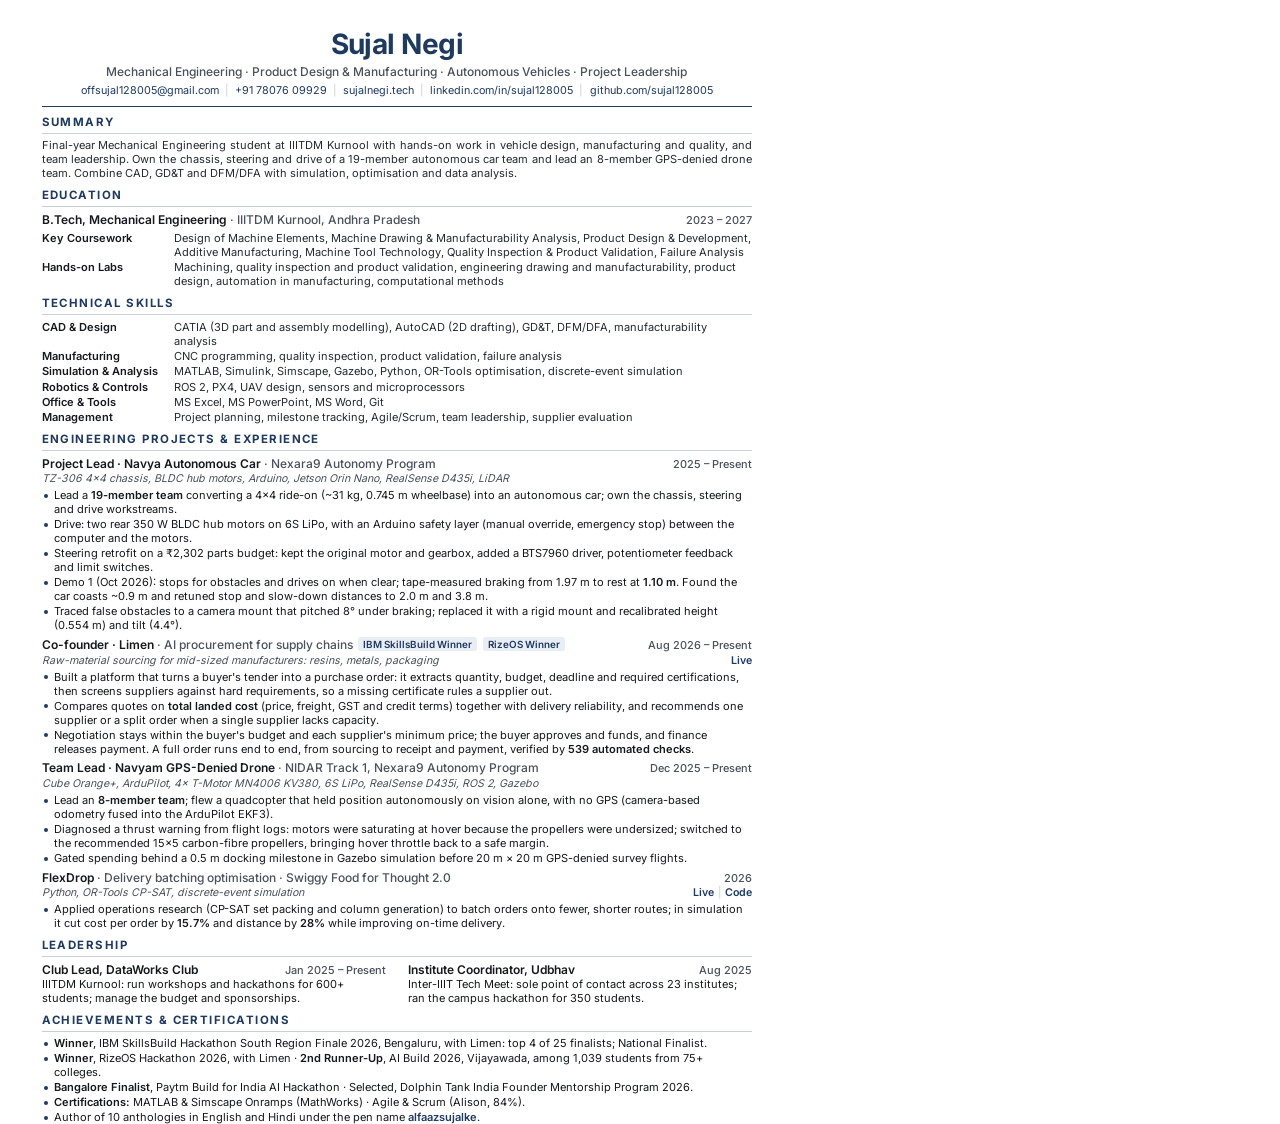
<file: _resume/resume_M.html>
<!doctype html>
<html lang="en">
<head>
<meta charset="utf-8">
<title>Sujal Negi</title>
<style>
  @font-face { font-family: "Inter"; font-weight: 400; src: url("fonts/inter-latin-400-normal.woff2") format("woff2"); }
  @font-face { font-family: "Inter"; font-weight: 500; src: url("fonts/inter-latin-500-normal.woff2") format("woff2"); }
  @font-face { font-family: "Inter"; font-weight: 600; src: url("fonts/inter-latin-600-normal.woff2") format("woff2"); }
  @font-face { font-family: "Inter"; font-weight: 700; src: url("fonts/inter-latin-700-normal.woff2") format("woff2"); }
  @page { size: A4; margin: 0; }
  * { box-sizing: border-box; margin: 0; padding: 0; }
  :root { --ink: #16181d; --muted: #4a505c; --accent: #1f3a5f; --rule: #c9ced8; }
  html { -webkit-print-color-adjust: exact; print-color-adjust: exact; }
  body {
    font-family: "Inter", "Liberation Sans", Arial, sans-serif;
    font-size: 8.3pt; line-height: 1.28; color: var(--ink); background: #fff;
    width: 210mm; height: 297mm; padding: 8mm 11mm 7mm;
  }
  a { color: inherit; text-decoration: none; }

  header { text-align: center; padding-bottom: 2.2mm; border-bottom: 1.3pt solid var(--accent); }
  h1 { font-size: 21pt; font-weight: 700; letter-spacing: -0.4pt; line-height: 1; color: var(--accent); }
  .tagline { margin-top: 1.4mm; font-size: 9pt; font-weight: 500; color: var(--muted); }
  .contact { margin-top: 1.3mm; font-size: 8.1pt; color: var(--muted); }
  .contact a { color: var(--accent); }
  .contact .sep { color: var(--rule); padding: 0 1.6mm; }

  section { margin-top: 2.1mm; }
  h2 { font-size: 8.6pt; font-weight: 700; letter-spacing: 1.1pt; text-transform: uppercase; color: var(--accent);
       padding-bottom: 0.8mm; border-bottom: 0.6pt solid var(--rule); margin-bottom: 1.2mm; }
  .summary { color: #262a31; text-align: justify; }

  .item { margin-top: 1.2mm; }
  .item:first-of-type { margin-top: 0; }
  .row { display: flex; justify-content: space-between; align-items: baseline; gap: 4mm; }
  .title { font-weight: 600; font-size: 9pt; }
  .title .role { font-weight: 500; color: var(--muted); }
  .when { font-size: 8.2pt; color: var(--muted); white-space: nowrap; font-weight: 500; }
  .meta { display: flex; justify-content: space-between; gap: 4mm; font-size: 8pt; color: var(--muted); margin-top: 0.3mm; }
  .stack { font-style: italic; }
  .links a { color: var(--accent); font-weight: 600; }
  .links .sep { color: var(--rule); padding: 0 0.9mm; }
  .award { display: inline-block; font-size: 7.4pt; font-weight: 600; color: var(--accent); background: #e9eef5;
           border-radius: 2pt; padding: 0.2mm 1.4mm; margin-left: 1.4mm; vertical-align: 1pt; }
  .tag { font-weight: 600; color: var(--accent); }

  ul { list-style: none; margin-top: 0.6mm; }
  li { position: relative; padding-left: 3.4mm; margin-top: 0.2mm; }
  li::before { content: ""; position: absolute; left: 0.6mm; top: 1.5mm; width: 1.1mm; height: 1.1mm;
               border-radius: 50%; background: var(--accent); }
  b { font-weight: 600; }

  .skills { display: grid; grid-template-columns: 33mm 1fr; row-gap: 0.3mm; column-gap: 2mm; }
  .skills dt { font-weight: 600; }
  .skills dd { color: #262a31; }
  .grid2 { display: grid; grid-template-columns: 1fr 1fr; column-gap: 6mm; }
  .also { margin-top: 1.1mm; }
</style>
<style>
  .cw { display: grid; grid-template-columns: 33mm 1fr; row-gap: 0.3mm; column-gap: 2mm; margin-top: 1mm; }
  .cw dt { font-weight: 600; }
  .cw dd { color: #262a31; }
</style>
</head>
<body>

<header>
  <div>
    <h1>Sujal Negi</h1>
    <p class="tagline">Mechanical Engineering · Product Design &amp; Manufacturing · Autonomous Vehicles · Project Leadership</p>
  </div>
  <div class="contact"><a href="mailto:offsujal128005@gmail.com">offsujal128005@gmail.com</a><span class="sep">|</span><a href="tel:+917807609929">+91 78076 09929</a><span class="sep">|</span><a href="https://sujalnegi.tech">sujalnegi.tech</a><span class="sep">|</span><a href="https://www.linkedin.com/in/sujal128005/">linkedin.com/in/sujal128005</a><span class="sep">|</span><a href="https://github.com/sujal128005">github.com/sujal128005</a></div>
</header>

<section>
  <h2>Summary</h2>
  <p class="summary">Final-year Mechanical Engineering student at IIITDM Kurnool with hands-on work in vehicle design, manufacturing and quality, and team leadership. Own the chassis, steering and drive of a 19-member autonomous car team and lead an 8-member GPS-denied drone team. Combine CAD, GD&amp;T and DFM/DFA with simulation, optimisation and data analysis.</p>
</section>

<section>
  <h2>Education</h2>
  <div class="row">
    <span class="title">B.Tech, Mechanical Engineering <span class="role">· IIITDM Kurnool, Andhra Pradesh</span></span>
    <span class="when">2023 – 2027</span>
  </div>
  <dl class="cw">
    <dt>Key Coursework</dt><dd>Design of Machine Elements, Machine Drawing &amp; Manufacturability Analysis, Product Design &amp; Development, Additive Manufacturing, Machine Tool Technology, Quality Inspection &amp; Product Validation, Failure Analysis</dd>
    <dt>Hands-on Labs</dt><dd>Machining, quality inspection and product validation, engineering drawing and manufacturability, product design, automation in manufacturing, computational methods</dd>
  </dl>
</section>

<section>
  <h2>Technical Skills</h2>
  <dl class="skills">
    <dt>CAD &amp; Design</dt><dd>CATIA (3D part and assembly modelling), AutoCAD (2D drafting), GD&amp;T, DFM/DFA, manufacturability analysis</dd>
    <dt>Manufacturing</dt><dd>CNC programming, quality inspection, product validation, failure analysis</dd>
    <dt>Simulation &amp; Analysis</dt><dd>MATLAB, Simulink, Simscape, Gazebo, Python, OR-Tools optimisation, discrete-event simulation</dd>
    <dt>Robotics &amp; Controls</dt><dd>ROS 2, PX4, UAV design, sensors and microprocessors</dd>
    <dt>Office &amp; Tools</dt><dd>MS Excel, MS PowerPoint, MS Word, Git</dd>
    <dt>Management</dt><dd>Project planning, milestone tracking, Agile/Scrum, team leadership, supplier evaluation</dd>
  </dl>
</section>

<section>
  <h2>Engineering Projects &amp; Experience</h2>

  <div class="item">
    <div class="row">
      <span class="title">Project Lead · Navya Autonomous Car <span class="role">· Nexara9 Autonomy Program</span></span>
      <span class="when">2025 – Present</span>
    </div>
    <div class="meta"><span class="stack">TZ-306 4×4 chassis, BLDC hub motors, Arduino, Jetson Orin Nano, RealSense D435i, LiDAR</span></div>
    <ul>
      <li>Lead a <b>19-member team</b> converting a 4×4 ride-on (~31 kg, 0.745 m wheelbase) into an autonomous car; own the chassis, steering and drive workstreams.</li>
      <li>Drive: two rear 350 W BLDC hub motors on 6S LiPo, with an Arduino safety layer (manual override, emergency stop) between the computer and the motors.</li>
      <li>Steering retrofit on a ₹2,302 parts budget: kept the original motor and gearbox, added a BTS7960 driver, potentiometer feedback and limit switches.</li>
      <li>Demo 1 (Oct 2026): stops for obstacles and drives on when clear; tape-measured braking from 1.97 m to rest at <b>1.10 m</b>. Found the car coasts ~0.9 m and retuned stop and slow-down distances to 2.0 m and 3.8 m.</li>
      <li>Traced false obstacles to a camera mount that pitched 8° under braking; replaced it with a rigid mount and recalibrated height (0.554 m) and tilt (4.4°).</li>
    </ul>
  </div>
  <div class="item">
    <div class="row">
      <span class="title">Co-founder · Limen <span class="role">· AI procurement for supply chains</span><span class="award">IBM SkillsBuild Winner</span><span class="award">RizeOS Winner</span></span>
      <span class="when">Aug 2026 – Present</span>
    </div>
    <div class="meta"><span class="stack">Raw-material sourcing for mid-sized manufacturers: resins, metals, packaging</span><span class="links"><a href="https://limen-peqe.onrender.com">Live</a></span></div>
    <ul>
      <li>Built a platform that turns a buyer's tender into a purchase order: it extracts quantity, budget, deadline and required certifications, then screens suppliers against hard requirements, so a missing certificate rules a supplier out.</li>
      <li>Compares quotes on <b>total landed cost</b> (price, freight, GST and credit terms) together with delivery reliability, and recommends one supplier or a split order when a single supplier lacks capacity.</li>
      <li>Negotiation stays within the buyer's budget and each supplier's minimum price; the buyer approves and funds, and finance releases payment. A full order runs end to end, from sourcing to receipt and payment, verified by <b>539 automated checks</b>.</li>
    </ul>
  </div>
  <div class="item">
    <div class="row">
      <span class="title">Team Lead · Navyam GPS-Denied Drone <span class="role">· NIDAR Track 1, Nexara9 Autonomy Program</span></span>
      <span class="when">Dec 2025 – Present</span>
    </div>
    <div class="meta"><span class="stack">Cube Orange+, ArduPilot, 4× T-Motor MN4006 KV380, 6S LiPo, RealSense D435i, ROS 2, Gazebo</span></div>
    <ul>
      <li>Lead an <b>8-member team</b>; flew a quadcopter that held position autonomously on vision alone, with no GPS (camera-based odometry fused into the ArduPilot EKF3).</li>
      <li>Diagnosed a thrust warning from flight logs: motors were saturating at hover because the propellers were undersized; switched to the recommended 15×5 carbon-fibre propellers, bringing hover throttle back to a safe margin.</li>
      <li>Gated spending behind a 0.5 m docking milestone in Gazebo simulation before 20 m × 20 m GPS-denied survey flights.</li>
    </ul>
  </div>
  <div class="item">
    <div class="row">
      <span class="title">FlexDrop <span class="role">· Delivery batching optimisation · Swiggy Food for Thought 2.0</span></span>
      <span class="when">2026</span>
    </div>
    <div class="meta"><span class="stack">Python, OR-Tools CP-SAT, discrete-event simulation</span><span class="links"><a href="https://flexdrop.onrender.com/app/">Live</a><span class="sep">|</span><a href="https://github.com/sujal128005/FlexDrop">Code</a></span></div>
    <ul>
      <li>Applied operations research (CP-SAT set packing and column generation) to batch orders onto fewer, shorter routes; in simulation it cut cost per order by <b>15.7%</b> and distance by <b>28%</b> while improving on-time delivery.</li>
    </ul>
  </div>




</section>

<section>
  <h2>Leadership</h2>
  <div class="grid2">
    <div>
      <div class="row"><span class="title">Club Lead, DataWorks Club</span><span class="when">Jan 2025 – Present</span></div>
      <p>IIITDM Kurnool: run workshops and hackathons for 600+ students; manage the budget and sponsorships.</p>
    </div>
    <div>
      <div class="row"><span class="title">Institute Coordinator, Udbhav</span><span class="when">Aug 2025</span></div>
      <p>Inter-IIIT Tech Meet: sole point of contact across 23 institutes; ran the campus hackathon for 350 students.</p>
    </div>
  </div>
</section>

<section>
  <h2>Achievements &amp; Certifications</h2>
  <ul style="margin-top:0">
    <li><b>Winner</b>, IBM SkillsBuild Hackathon South Region Finale 2026, Bengaluru, with Limen: top 4 of 25 finalists; National Finalist.</li>
    <li><b>Winner</b>, RizeOS Hackathon 2026, with Limen · <b>2nd Runner-Up</b>, AI Build 2026, Vijayawada, among 1,039 students from 75+ colleges.</li>
    <li><b>Bangalore Finalist</b>, Paytm Build for India AI Hackathon · Selected, Dolphin Tank India Founder Mentorship Program 2026.</li>
    <li><b>Certifications:</b> MATLAB &amp; Simscape Onramps (MathWorks) · Agile &amp; Scrum (Alison, 84%).</li>
    <li>Author of 10 anthologies in English and Hindi under the pen name <a class="tag" href="https://alfaaz.sujalnegi.tech/">alfaazsujalke</a>.</li>
  </ul>
</section>

</body>
</html>
</file>
<file: assets/site.css>
/* sujalnegi.tech: a dark room, one desk, everything on it is something I built. */
:root {
  --bg: #05060a;
  --bg2: #0b0c11;
  --card: #0e1017;
  --ink: #f1efe9;
  --ink2: #c9cbd2;
  --mute: #8a8e9a;
  --dim: #3b3e48;
  --line: rgba(255, 255, 255, .09);
  --line2: rgba(255, 255, 255, .16);
  --gold: #d9b45a;
  --gold2: #f0d38c;
  --blue: #5b6cff;
  --ok: #57d19a;
  --no: #ff6b6b;
  --serif: 'Space Grotesk', 'Manrope', -apple-system, BlinkMacSystemFont, 'Segoe UI', sans-serif;
  --sans: 'Manrope', -apple-system, BlinkMacSystemFont, 'Segoe UI', Roboto, Helvetica, Arial, sans-serif;
  --mono: 'IBM Plex Mono', ui-monospace, SFMono-Regular, Menlo, Consolas, monospace;
  --pad: clamp(16px, 4vw, 56px);
  --ease: cubic-bezier(.2, .7, .1, 1);
  color-scheme: dark;
}
*, *::before, *::after { box-sizing: border-box; }
html { -webkit-text-size-adjust: 100%; text-size-adjust: 100%; scroll-behavior: smooth; background: var(--bg); }
body { margin: 0; background: var(--bg); color: var(--ink); font: 400 16px/1.55 var(--sans); -webkit-font-smoothing: antialiased; overflow-x: hidden; }
img, canvas, svg, video { display: block; max-width: 100%; }
a { color: inherit; }
button { font: inherit; color: inherit; }
h1, h2, h3, p, ol, ul, dl, dd { margin: 0; }
ol, ul { padding: 0; list-style: none; }
em { font-style: italic; }
h1 em, h2 em, h3 em, .foot-say em { font-style: normal; }
::selection { background: var(--gold); color: #000; }
:focus-visible { outline: 2px solid var(--gold); outline-offset: 3px; border-radius: 4px; }
.sr { position: absolute; width: 1px; height: 1px; overflow: hidden; clip: rect(0 0 0 0); white-space: nowrap; }
.skip { position: absolute; left: 12px; top: -60px; z-index: 300; background: var(--gold); color: #000; padding: 8px 14px; border-radius: 6px; text-decoration: none; }
.skip:focus { top: 12px; }
.kicker { font: 500 11px/1.4 var(--mono); letter-spacing: .14em; text-transform: uppercase; color: var(--gold); }

/* ---------- boot screen ---------- */
.boot { position: fixed; inset: 0; z-index: 400; background: #000; display: none; flex-direction: column; align-items: center; justify-content: center; gap: 10px; transition: opacity .5s ease, visibility .5s; }
.js .boot { display: flex; }
.boot-mark { width: 54px; height: 54px; color: var(--gold); margin-bottom: 8px; }
.boot-k { width: 220px; display: flex; justify-content: space-between; font: 500 10px/1 var(--mono); letter-spacing: .16em; text-transform: uppercase; color: var(--mute); }
.boot-pct { color: var(--gold2); }
.boot-bar { width: 220px; height: 2px; background: rgba(255, 255, 255, .08); overflow: hidden; }
.boot-bar i { display: block; height: 100%; width: 0; background: var(--gold); transition: width .12s linear; }
.boot.gone { opacity: 0; visibility: hidden; }
@keyframes blink { 50% { opacity: 0; } }
@keyframes dots { 0% { content: ''; } 25% { content: '.'; } 50% { content: '..'; } 75% { content: '...'; } }

/* ---------- navigation ---------- */
.nav { position: fixed; top: 0; left: 0; right: 0; z-index: 90; height: 64px; display: flex; align-items: center; gap: 28px; padding: 0 var(--pad); background: linear-gradient(180deg, rgba(5, 6, 10, .92), rgba(5, 6, 10, .55) 70%, rgba(5, 6, 10, 0)); transition: background .3s; }
.nav.solid { background: rgba(5, 6, 10, .86); -webkit-backdrop-filter: blur(14px) saturate(140%); backdrop-filter: blur(14px) saturate(140%); box-shadow: 0 1px 0 var(--line); }
.nav-mark { text-decoration: none; display: flex; align-items: center; gap: 10px; margin-right: auto; white-space: nowrap; }
.nav-mark b { font: 600 17px/1 var(--serif); letter-spacing: -.01em; }
.nav-mark svg { width: 28px; height: 28px; border-radius: 7px; }
.nav-links { display: flex; gap: 28px; }
.nav-links a { text-decoration: none; font: 400 14px/1 var(--sans); color: var(--ink2); transition: color .2s; white-space: nowrap; }
.nav-links a:hover, .nav-links a.on { color: var(--ink); }
.nav-cta { text-decoration: none; background: var(--gold); color: #0a0a0a; font: 500 14px/1 var(--sans); padding: 11px 20px; border-radius: 999px; white-space: nowrap; transition: background .2s, transform .2s; }
.nav-cta:hover { background: var(--gold2); }

/* ---------- buttons ---------- */
.btn-pill { display: inline-flex; align-items: center; min-height: 48px; padding: 0 26px; border-radius: 999px; background: var(--gold); color: #0a0a0a; text-decoration: none; font: 600 16px/1 var(--sans); transition: background .2s, transform .25s var(--ease); }
.btn-pill:hover { background: var(--gold2); transform: translateY(-2px); }
.btn-text { color: var(--ink); text-decoration: none; font: 500 16px/1 var(--sans); padding: 6px 0; border-bottom: 1px solid var(--dim); transition: border-color .2s, color .2s; }
.btn-text:hover { color: var(--gold2); border-color: var(--gold); }
.hero-btns { display: flex; flex-wrap: wrap; align-items: center; gap: 14px 24px; }
.btn-gold { border: 0; cursor: pointer; background: var(--gold); color: #0a0a0a; font: 500 15px/1 var(--sans); padding: 13px 22px; border-radius: 999px; transition: background .2s; }
.btn-gold:hover { background: var(--gold2); }

/* ---------- hero ---------- */
.hero { position: relative; min-height: 100vh; min-height: 100svh; padding: 100px var(--pad) 24px; display: flex; flex-direction: column; align-items: center; overflow: hidden; }
.grid { position: absolute; inset: 0; width: 100%; height: 100%; pointer-events: none; }
.hero::after { content: ''; position: absolute; inset: auto 0 0; height: 18%; background: linear-gradient(180deg, transparent, var(--bg)); pointer-events: none; }
.hero-copy { position: relative; z-index: 3; width: min(1240px, 100%); display: grid; grid-template-columns: minmax(0, 1.5fr) minmax(0, 1fr); gap: 20px clamp(28px, 5vw, 80px); align-items: end; }
.hero-l { display: flex; flex-direction: column; gap: 16px; }
.hero-r { display: flex; flex-direction: column; gap: 20px; padding-bottom: 6px; }
.lede { font: 400 clamp(15px, 1.25vw, 18px)/1.55 var(--sans); color: var(--ink2); max-width: 30em; }
.live { display: inline-block; width: 7px; height: 7px; border-radius: 50%; background: var(--ok); margin-right: 10px; vertical-align: 1px; box-shadow: 0 0 10px var(--ok); }
.hero-title { font: 500 clamp(32px, min(3.9vw, 6.6vh), 60px)/1.06 var(--serif); letter-spacing: -.035em; color: #c3c6cf; max-width: 17em; }
.hero-title em { color: var(--gold2); }
.hero-title .gl { color: var(--gold); font-family: var(--mono); font-style: normal; font-size: .62em; vertical-align: .08em; }
.scene { position: relative; z-index: 2; width: min(1240px, 100%, max(640px, calc((100vh - 330px) * 2.214))); aspect-ratio: 1240 / 560; margin-top: clamp(8px, 2vh, 24px); }
.desk { position: absolute; left: -50vw; right: -50vw; bottom: 0; height: 23%; background: linear-gradient(180deg, #161925 0%, #0d0f16 26%, #07080c 100%); border-top: 1px solid rgba(140, 150, 255, .18); }
.desk::before { content: ''; position: absolute; left: 35%; right: 35%; top: -1px; height: 1px; background: linear-gradient(90deg, transparent, rgba(150, 165, 255, .55), transparent); }
.desk::after { content: ''; position: absolute; left: 38%; right: 38%; top: 0; height: 80%; background: radial-gradient(60% 100% at 50% 0, rgba(91, 108, 255, .13), transparent 70%); }
.lay { position: absolute; display: block; cursor: pointer; -webkit-tap-highlight-color: transparent; outline-offset: 6px; }
.lay canvas { width: 100%; height: 100%; }
.lay::after { content: ''; position: absolute; left: 6%; right: 6%; bottom: -3%; height: 12%; background: radial-gradient(50% 50% at 50% 50%, rgba(0, 0, 0, .7), transparent 70%); z-index: -1; }
.lay-me { left: 35%; bottom: 10%; width: 29.5%; aspect-ratio: 1033 / 1300; z-index: 3; }
.lay-me::after { display: none; }
.lay-me canvas { -webkit-mask-image: linear-gradient(90deg, transparent 0, #000 10%); mask-image: linear-gradient(90deg, transparent 0, #000 10%); }
.lay-drone { left: 10%; top: 6%; width: 19%; aspect-ratio: 640 / 324; z-index: 4; animation: hover 5.5s ease-in-out infinite; }
.lay-drone::after { bottom: -40%; opacity: .45; }
.lay-rover { left: 2%; bottom: 7%; width: 17%; aspect-ratio: 640 / 498; z-index: 5; }
.lay-books { left: 19.5%; bottom: 13%; width: 14%; aspect-ratio: 640 / 496; z-index: 4; }
.lay-mug { left: 63.5%; bottom: 13%; width: 7.6%; aspect-ratio: 640 / 691; z-index: 5; }
.lay-lantern { left: 74%; bottom: -5%; width: 13.5%; aspect-ratio: 518 / 700; z-index: 6; }
.lay-lantern::after { display: none; }
.lay-lantern canvas { -webkit-mask-image: linear-gradient(180deg, transparent 0, #000 14%); mask-image: linear-gradient(180deg, transparent 0, #000 14%); }
.lay-win { aspect-ratio: 1100 / 712; z-index: 2; animation: drift 9s ease-in-out infinite; }
.lay-win::after { display: none; }
.lay-win1 { right: 1%; top: 2%; width: 17%; }
.lay-win2 { left: 69%; top: 31%; width: 11%; animation-delay: -4s; z-index: 1; }
@keyframes hover { 0%, 100% { transform: translateY(0) rotate(-1deg); } 50% { transform: translateY(-9px) rotate(.6deg); } }
@keyframes drift { 0%, 100% { transform: translate(0, 0); } 50% { transform: translate(-6px, 7px); } }
.chip { position: absolute; z-index: 1; display: block; font: 500 11px/1 var(--mono); font-style: normal; color: var(--gold2); background: rgba(8, 9, 14, .78); border: 1px solid rgba(217, 180, 90, .38); border-radius: 6px; padding: 6px 9px; white-space: nowrap; animation: drift 11s ease-in-out infinite; }
.chip::before { content: ''; display: inline-block; width: 5px; height: 5px; border-radius: 50%; background: var(--gold); margin-right: 7px; vertical-align: 1px; }
.chip4::after { content: '▍'; color: var(--gold); margin-left: 2px; animation: blink 1s steps(1) infinite; }
.chip1 { left: 31%; top: 1%; }
.chip2 { left: 58%; top: 2%; animation-delay: -3s; }
.chip3 { left: .5%; top: 50%; animation-delay: -6s; }
.chip4 { left: 64%; top: 56%; animation-delay: -8s; z-index: 4; }
.tip { position: absolute; z-index: 20; left: 0; top: 0; pointer-events: none; padding: 9px 13px; border-radius: 10px; background: rgba(5, 6, 10, .86); border: 1px solid rgba(217, 180, 90, .45); -webkit-backdrop-filter: blur(8px); backdrop-filter: blur(8px); opacity: 0; transform: translateY(6px); transition: opacity .2s, transform .25s var(--ease); white-space: nowrap; }
.tip.on { opacity: 1; transform: none; }
.tip b { display: block; font: 500 11px/1.3 var(--mono); letter-spacing: .1em; text-transform: uppercase; color: var(--gold2); }
.tip span { display: block; font: 400 13px/1.4 var(--sans); color: var(--ink2); }
.hint { position: relative; z-index: 3; margin-top: 14px; font: 400 10px/1 var(--mono); letter-spacing: .18em; text-transform: uppercase; color: var(--mute); display: flex; align-items: center; gap: 10px; }
.hint-dot { width: 7px; height: 7px; border-radius: 50%; background: var(--gold); box-shadow: 0 0 0 0 rgba(217, 180, 90, .6); animation: ping 2s infinite; }
@keyframes ping { 0% { box-shadow: 0 0 0 0 rgba(217, 180, 90, .55); } 80%, 100% { box-shadow: 0 0 0 12px rgba(217, 180, 90, 0); } }

/* ---------- statement ---------- */
.say { max-width: 1240px; margin: 0 auto; padding: clamp(90px, 14vh, 160px) var(--pad) clamp(60px, 10vh, 120px); }
.say-text { font: 300 clamp(24px, 3.1vw, 44px)/1.24 var(--sans); letter-spacing: -.015em; }
.say-text .w { color: var(--dim); transition: color .4s ease; }
.say-text .w.lit { color: var(--ink); }
.say-quote .w { font-family: var(--serif); font-weight: 500; letter-spacing: -.03em; }
.say-quote .w.lit { color: var(--gold2); }
.no-js .say-text, .say-text:not(.split) { color: var(--ink); }
.stats { display: grid; grid-template-columns: repeat(4, minmax(0, 1fr)); gap: 16px; margin-top: clamp(40px, 6vh, 64px); }
.stats li { padding: 18px 0 4px; border-top: 1px solid var(--line2); position: relative; }
.stats li::before { content: ''; position: absolute; left: 0; top: -1px; width: 36px; height: 2px; background: var(--gold); }
.stats b { display: block; font: 500 clamp(40px, 5vw, 72px)/1 var(--serif); letter-spacing: -.04em; color: var(--ink); }
.stats span { display: block; margin-top: 10px; font-size: 14px; color: var(--mute); max-width: 14em; }
.edu { margin-top: 22px; font: 400 14px/1.5 var(--sans); color: var(--mute); }

/* ---------- inside my head ---------- */
.head { position: relative; height: 100vh; height: 100svh; min-height: 620px; overflow: hidden; }
.bust { position: absolute; inset: 0; width: 100%; height: 100%; cursor: grab; touch-action: pan-y; }
.wires { position: absolute; inset: 0; width: 100%; height: 100%; pointer-events: none; overflow: visible; }
.wires line { stroke: rgba(255, 255, 255, .28); stroke-width: 1; }
.wires circle { fill: none; stroke: rgba(240, 211, 140, .55); stroke-width: 1; }
.wires line { stroke: rgba(240, 211, 140, .4); }
.spots { position: absolute; inset: 0; pointer-events: none; }
.spot { position: absolute; left: 0; top: 0; width: 44px; height: 44px; margin: -22px 0 0 -22px; border: 0; background: none; padding: 0; cursor: pointer; pointer-events: auto; opacity: 0; transition: opacity .6s; }
.head.ready .spot { opacity: 1; }
.spot i { position: absolute; inset: 13px; border-radius: 50%; background: var(--gold); box-shadow: 0 0 18px rgba(217, 180, 90, .8); }
.spot::before, .spot::after { content: ''; position: absolute; inset: 6px; border-radius: 50%; border: 1px solid rgba(217, 180, 90, .7); animation: ring 2.4s var(--ease) infinite; }
.spot::after { animation-delay: 1.2s; }
@keyframes ring { 0% { transform: scale(.6); opacity: 1; } 100% { transform: scale(2.1); opacity: 0; } }
.spot-lab { position: absolute; left: 34px; top: 50%; transform: translateY(-50%); font: 500 11px/1 var(--mono); color: var(--gold2); letter-spacing: .08em; pointer-events: none; }
.spot.on i { background: #fff; }
.head-copy .kicker, .head-copy h2 { text-shadow: 0 2px 24px #05060a, 0 0 60px #05060a; }
.head-copy { position: absolute; z-index: 3; left: max(var(--pad), calc(50% - 620px)); top: 50%; transform: translateY(-50%); width: min(440px, 40%); }
.head-copy h2 { font: 500 clamp(40px, 4.6vw, 70px)/1 var(--serif); letter-spacing: -.04em; color: #c4c6cd; margin-top: 12px; }
.head-copy em { color: var(--gold2); }
.head-sub { margin-top: 16px; color: var(--ink2); font-size: 16px; }
.doors { margin-top: 22px; }
.doors li { border-top: 1px solid var(--line); }
.doors li:last-child { border-bottom: 1px solid var(--line); }
.doors button { width: 100%; display: flex; align-items: center; gap: 14px; padding: 15px 4px; background: none; border: 0; cursor: pointer; text-align: left; font: 500 17px/1.2 var(--sans); color: var(--ink); transition: color .2s, padding .3s var(--ease); }
.doors b { font: 500 11px/1 var(--mono); color: var(--gold); }
.doors span { margin-left: auto; color: var(--mute); transition: transform .3s var(--ease), color .2s; }
.doors button:hover, .doors button.on { color: var(--gold2); padding-left: 10px; }
.doors button:hover span, .doors button.on span { transform: translateX(4px); color: var(--gold2); }

/* rooms */
.room { position: fixed; inset: 0; z-index: 200; background: #020306; overflow: hidden; opacity: 0; transition: opacity .45s ease; }
.room.open { opacity: 1; }
.room[hidden] { display: none; }
.room-cv { position: absolute; inset: 0; width: 100%; height: 100%; }
#room-brain .room-cv { cursor: grab; touch-action: none; }
#room-brain .room-cv:active { cursor: grabbing; }
.room-x { position: absolute; z-index: 5; top: max(18px, env(safe-area-inset-top)); right: max(18px, env(safe-area-inset-right)); width: 46px; height: 46px; border-radius: 50%; display: grid; place-items: center; background: rgba(255, 255, 255, .05); border: 1px solid var(--line2); cursor: pointer; font-size: 16px; transition: background .2s, border-color .2s, transform .3s var(--ease); }
.room-x::before { content: '✕'; }
.room-x:hover { transform: rotate(90deg); }
.room-x:hover { background: var(--gold); color: #000; border-color: var(--gold); }
.room-hint { position: absolute; z-index: 3; left: 50%; bottom: 26px; transform: translateX(-50%); font: 400 10px/1 var(--mono); letter-spacing: .2em; text-transform: uppercase; color: var(--mute); pointer-events: none; }
.panel { position: absolute; z-index: 4; left: max(22px, env(safe-area-inset-left)); top: max(22px, env(safe-area-inset-top)); width: 230px; border-left: 2px solid var(--gold); background: rgba(5, 6, 10, .6); -webkit-backdrop-filter: blur(6px); backdrop-filter: blur(6px); font: 400 10px/1.3 var(--mono); letter-spacing: .08em; text-transform: uppercase; }
.panel-t { color: var(--gold2); padding: 6px 12px 0; font-weight: 500; letter-spacing: .16em; }
.panel-t::before { content: '[ '; color: var(--mute); }
.panel-t::after { content: ' ]'; color: var(--mute); }
.panel dl { display: grid; grid-template-columns: 1fr; gap: 0; padding: 6px 12px 8px; }
.panel dl div { display: flex; justify-content: space-between; gap: 8px; padding: 3px 0; }

.panel dt { color: var(--mute); }
.panel dd { color: var(--gold2); }
.room-wires { position: absolute; inset: 0; width: 100%; height: 100%; pointer-events: none; z-index: 2; }
.room-wires line { stroke: rgba(91, 108, 255, .75); stroke-width: 1.2; }
.room-wires circle { fill: var(--blue); }
.cards { position: absolute; inset: 0; z-index: 3; pointer-events: none; }
.card { position: absolute; width: 238px; padding: 14px 16px 15px; background: rgba(16, 18, 26, .86); border: 1px solid var(--line2); border-radius: 10px; box-shadow: 0 20px 50px rgba(0, 0, 0, .5); -webkit-backdrop-filter: blur(10px); backdrop-filter: blur(10px); pointer-events: auto; animation: drift 8s ease-in-out infinite; font-size: 13px; line-height: 1.45; color: var(--ink2); }
.card::before { content: ''; display: block; width: 22px; height: 2px; margin-bottom: 12px; background: var(--gold); }
.card-k { font: 500 10px/1.2 var(--mono); letter-spacing: .14em; text-transform: uppercase; color: var(--gold); margin-bottom: 6px; }
.card h3 { font: 500 22px/1.1 var(--serif); letter-spacing: -.02em; color: var(--ink); margin-bottom: 6px; }
.card a { display: inline-block; margin-top: 8px; color: var(--gold2); font-size: 12px; }
.card li { padding: 4px 0; border-top: 1px solid var(--line); }
.card ol { counter-reset: n; }
.card ol li { counter-increment: n; }
.card ol li::before { content: '0' counter(n) '  '; font: 400 10px var(--mono); color: var(--gold); }
.card-folder li::before { content: '▸ '; color: var(--gold); }
.c1 { left: 6%; top: 24%; }
.c2 { right: 8%; top: 9%; animation-delay: -2s; }
.c3 { left: 4%; top: 46%; animation-delay: -4s; }
.c4 { right: 5%; top: 40%; animation-delay: -1s; }
.c5 { left: 9%; bottom: 7%; animation-delay: -5s; }

.fly { position: absolute; inset: 0; perspective: 900px; perspective-origin: 50% 46%; overflow: hidden; z-index: 2; }
.fly-world { position: absolute; left: 50%; top: 50%; transform-style: preserve-3d; }
.fs { position: absolute; left: 0; top: 0; width: 520px; transform-style: preserve-3d; text-decoration: none; transition: opacity .3s; }
.fs .win { box-shadow: 0 30px 80px rgba(0, 0, 0, .6); }
.fs p { margin-top: 10px; font: 500 11px/1.3 var(--mono); letter-spacing: .14em; text-transform: uppercase; color: var(--ink2); }
.fs p b { color: var(--gold2); font-weight: 500; }
.fs:hover .win { outline: 1px solid var(--gold); }

.words-cap { position: absolute; z-index: 3; left: 50%; top: 22%; transform: translateX(-50%); width: min(900px, calc(100% - 40px)); text-align: center; font: 500 clamp(22px, 2.8vw, 38px)/1.2 var(--serif); letter-spacing: -.02em; color: var(--ink); text-shadow: 0 2px 30px #000; min-height: 2.4em; }
.words-cap .k { opacity: .2; transition: opacity .25s; }
.words-cap .k.on { opacity: 1; }
.words-mute { position: absolute; z-index: 5; top: max(18px, env(safe-area-inset-top)); right: max(76px, calc(env(safe-area-inset-right) + 76px)); border-radius: 50%; width: 46px; height: 46px; padding: 12px; width: 40px; height: 40px; padding: 9px; background: rgba(255, 255, 255, .04); border: 1px solid var(--line2); cursor: pointer; }
.words-mute .w-off { display: none; }
.words-mute.muted .w-on { display: none; }
.words-mute.muted .w-off { display: inline; }

/* ---------- work ---------- */
.sec-head { max-width: 1240px; margin: 0 auto; padding: 0 var(--pad); }
.sec-head h2 { font: 500 clamp(34px, 4.6vw, 66px)/1.02 var(--serif); letter-spacing: -.04em; margin-top: 12px; color: #c4c6cd; }
.sec-head h2 em { color: var(--gold2); }
.work { padding: clamp(90px, 14vh, 150px) 0 clamp(60px, 10vh, 100px); }
.deck { max-width: 1240px; margin: clamp(36px, 6vh, 64px) auto 0; padding: 0 var(--pad); outline: none; }
.deck-view { overflow: hidden; }
.deck-tabs { display: flex; flex-wrap: wrap; gap: 8px; margin-bottom: 28px; }
.deck-tabs button { border: 1px solid var(--line2); background: none; border-radius: 999px; padding: 8px 15px; cursor: pointer; font: 500 13px/1 var(--sans); color: var(--ink2); transition: background .2s, color .2s, border-color .2s; }
.deck-tabs button:hover { border-color: var(--gold); color: var(--ink); }
.deck-tabs button[aria-selected=true] { background: var(--gold); border-color: var(--gold); color: #0a0a0a; }
.deck-track { display: flex; transition: transform .7s var(--ease); touch-action: pan-y; }
.slide { flex: 0 0 100%; display: grid; grid-template-columns: minmax(0, 1.15fr) minmax(0, 1fr); gap: clamp(24px, 4vw, 64px); align-items: center; padding: 4px 2px; opacity: .25; transition: opacity .6s; }
.slide.on { opacity: 1; }
.slide-vis { position: relative; }
.win { position: relative; background: #11131a; border: 1px solid var(--line2); border-radius: 10px; overflow: hidden; padding-top: 24px; }
.win > i { position: absolute; left: 10px; top: 9px; width: 7px; height: 7px; border-radius: 50%; background: #ff5f57; box-shadow: 12px 0 #febc2e, 24px 0 #28c840; }
.win img { width: 100%; height: auto; aspect-ratio: 1100 / 688; object-fit: cover; object-position: top; background: #fff; }
.demo { background: linear-gradient(180deg, #10121a, #0b0c12); border: 1px solid var(--line2); border-radius: 12px; padding: clamp(18px, 2.4vw, 30px); min-height: 330px; display: flex; flex-direction: column; justify-content: center; gap: 14px; }
.demo-k { font: 500 10px/1.4 var(--mono); letter-spacing: .14em; text-transform: uppercase; color: var(--mute); }
.limen-bar { position: relative; height: 10px; border-radius: 6px; background: rgba(255, 107, 107, .25); margin-top: 18px; }
.limen-zone { position: absolute; top: 0; bottom: 0; left: 25%; width: 50%; background: rgba(87, 209, 154, .45); border-radius: 2px; }
.limen-pin { position: absolute; top: 50%; width: 18px; height: 18px; margin: -9px 0 0 -9px; border-radius: 50%; background: var(--ink); border: 3px solid var(--ok); transition: border-color .2s; }
.limen-pin.no { border-color: var(--no); }
.limen-ends { display: flex; justify-content: space-between; font: 400 11px/1.3 var(--mono); color: var(--mute); padding: 0 calc(25% - 50px); }
.limen-lab { font-size: 17px; color: var(--ink2); }
.limen-lab output { color: var(--ink); font-weight: 600; }
.demo input[type=range] { width: 100%; accent-color: var(--gold); }
.verdict { font: 500 13px/1.4 var(--mono); padding: 9px 12px; border-radius: 6px; border: 1px solid var(--line2); color: var(--mute); }
.verdict.ok { color: var(--ok); border-color: rgba(87, 209, 154, .4); background: rgba(87, 209, 154, .07); }
.verdict.no { color: var(--no); border-color: rgba(255, 107, 107, .4); background: rgba(255, 107, 107, .07); }
.demo-foot { font-size: 13px; color: var(--mute); }
.call { display: flex; flex-direction: column; gap: 10px; }
.call li { display: grid; gap: 6px; }
.call p { font-size: 15px; color: var(--ink); }
.call .verdict { font-size: 12px; padding: 7px 10px; }
.demo .btn-gold { align-self: flex-start; }
.award { font: 500 11px/1.4 var(--mono); letter-spacing: .12em; text-transform: uppercase; color: var(--gold); }
.slide-txt h3 { font: 500 clamp(28px, 3vw, 42px)/1.05 var(--serif); letter-spacing: -.035em; margin: 12px 0 14px; color: var(--ink); }
.slide-txt h3 small { font: 400 .42em/1 var(--mono); color: var(--mute); vertical-align: .55em; margin-right: .6em; letter-spacing: .1em; }
.slide-txt > p:not(.award):not(.stack):not(.links) { color: var(--ink2); font-size: 17px; line-height: 1.55; }
.stack { margin-top: 14px; font: 400 12px/1.5 var(--mono); color: var(--mute); }
.links { display: flex; flex-wrap: wrap; gap: 8px 20px; margin-top: 18px; }
.links a { font-size: 15px; color: var(--ink); text-decoration: none; border-bottom: 1px solid var(--dim); padding-bottom: 2px; transition: border-color .2s, color .2s; }
.links a:hover { border-color: var(--gold); color: var(--gold2); }
.deck-nav { display: flex; align-items: center; justify-content: flex-end; gap: 18px; margin-top: 30px; }
.deck-btn { width: 48px; height: 48px; border-radius: 50%; border: 1px solid var(--line2); background: none; cursor: pointer; padding: 12px; transition: background .2s, border-color .2s, color .2s; }
.deck-btn:hover { background: var(--gold); border-color: var(--gold); color: #000; }
.deck-count { order: -1; margin-right: auto; display: flex; align-items: center; gap: 12px; font: 400 12px/1 var(--mono); color: var(--mute); }
.deck-prog { width: min(260px, 40vw); height: 2px; background: var(--line2); }
.deck-prog i { display: block; height: 100%; width: 14%; background: var(--gold); transition: width .6s var(--ease); }
.deck-count b { color: var(--ink); font-weight: 500; }
.work-more { max-width: 1240px; margin: 30px auto 0; padding: 0 var(--pad); text-align: center; color: var(--mute); font-size: 14px; }
.work-more a { color: var(--ink); }

/* ---------- monitor ---------- */
.hello { max-width: 1240px; margin: 0 auto; padding: clamp(60px, 10vh, 120px) var(--pad); display: grid; grid-template-columns: minmax(0, 1.1fr) minmax(0, 1fr); gap: clamp(28px, 5vw, 80px); align-items: center; }
.mon-wrap { position: relative; padding-bottom: 60px; }
.mon { position: relative; aspect-ratio: 16 / 10; background: #000; border: 12px solid #1b1d24; border-bottom-width: 26px; border-radius: 14px; box-shadow: 0 0 0 1px #2a2d36, 0 40px 90px rgba(0, 0, 0, .7), 0 0 120px rgba(91, 108, 255, .08); overflow: hidden; }
.mon::after { content: ''; position: absolute; inset: 0; background: linear-gradient(115deg, rgba(255, 255, 255, .05), transparent 40%); pointer-events: none; }
.mon-cv, .mon-video { position: absolute; inset: 0; width: 100%; height: 100%; object-fit: cover; }
.mon-video { background: #05060a; opacity: 0; transition: opacity .4s; }
.mon.playing .mon-video { opacity: 1; }
.mon-play { position: absolute; z-index: 2; left: 16px; bottom: 16px; display: flex; align-items: center; gap: 9px; height: 40px; padding: 0 16px 0 12px; border-radius: 999px; border: 0; cursor: pointer; background: var(--gold); color: #000; font: 500 11px/1 var(--mono); letter-spacing: .1em; text-transform: uppercase; box-shadow: 0 0 0 0 rgba(217, 180, 90, .55); animation: ping 2.2s infinite; transition: transform .3s var(--ease), opacity .3s, background .2s; }
.mon-play svg { width: 15px; height: 15px; }
.mon-play:hover { background: var(--gold2); transform: translateY(-2px); }
.mon.playing .mon-play { opacity: 0; pointer-events: none; }
.mon-stand { position: absolute; left: 50%; bottom: 0; width: 34%; height: 60px; transform: translateX(-50%); }
.mon-stand::before { content: ''; position: absolute; left: 41%; right: 41%; top: 0; bottom: 8px; background: linear-gradient(90deg, #22252d, #3a3e48 50%, #22252d); }
.mon-stand::after { content: ''; position: absolute; left: 0; right: 0; bottom: 0; height: 9px; border-radius: 4px 4px 2px 2px; background: linear-gradient(180deg, #3a3e48, #1b1d24); }
.hello-txt h2 { font: 500 clamp(34px, 3.8vw, 56px)/1.02 var(--serif); letter-spacing: -.04em; color: #c4c6cd; margin-top: 12px; }
.hello-txt h2 em { color: var(--gold2); }
.hello-txt .hero-btns { margin-top: 26px; }
.hello-sub { margin-top: 18px; color: var(--ink2); font-size: 17px; max-width: 30em; }
/* ---------- wins ---------- */
.wins { padding: clamp(80px, 12vh, 140px) 0 clamp(60px, 9vh, 100px); }
.wins-grid { max-width: 1240px; margin: clamp(32px, 5vh, 56px) auto 0; padding: 0 var(--pad); display: grid; grid-template-columns: 1fr 1fr; gap: 0 clamp(24px, 5vw, 72px); }
.list li { padding: 20px 0 22px; border-top: 1px solid var(--line); }
.yr { font: 400 11px/1.4 var(--mono); letter-spacing: .1em; text-transform: uppercase; color: var(--mute); }
.list h3 { font: 500 19px/1.3 var(--sans); letter-spacing: -.01em; margin: 6px 0 6px; }
.list p { color: var(--mute); font-size: 15px; }
.skills { max-width: 1240px; margin: 40px auto 0; padding: 0 var(--pad); display: grid; gap: 10px; }
.skills p { font-size: 15px; color: var(--ink2); display: grid; grid-template-columns: 150px 1fr; gap: 16px; padding: 12px 0; border-top: 1px solid var(--line); }
.skills b { font: 500 11px/1.9 var(--mono); letter-spacing: .12em; text-transform: uppercase; color: var(--gold); }

/* ---------- Nexara9 ---------- */
.n9 { max-width: 1240px; margin: 0 auto; padding: 20px var(--pad) clamp(70px, 10vh, 110px); }
.n9-card { position: relative; display: grid; grid-template-columns: auto 1fr; align-items: center; gap: clamp(20px, 4vw, 56px); padding: clamp(24px, 3.5vw, 44px) clamp(24px, 3.5vw, 44px) 76px; border: 1px solid var(--line2); border-radius: 22px; background: radial-gradient(70% 120% at 0% 50%, rgba(217, 180, 90, .12), transparent 60%), #0a0b10; text-decoration: none; overflow: hidden; transition: border-color .3s; }
.n9-card:hover { border-color: rgba(217, 180, 90, .55); }
.n9-logo { width: clamp(70px, 8vw, 110px); height: auto; transition: transform .6s var(--ease); }
.n9-card:hover .n9-logo { transform: rotate(-6deg) scale(1.05); }
.n9-txt { display: flex; flex-direction: column; gap: 10px; max-width: 36em; }
.n9-txt b { font: 500 clamp(32px, 3.8vw, 54px)/1 var(--serif); letter-spacing: -.04em; }
.n9-txt > span:nth-child(3) { color: var(--ink2); font-size: 16px; }
.n9-go { align-self: flex-start; margin-top: 6px; font: 500 15px/1 var(--sans); border-bottom: 1px solid var(--gold); padding-bottom: 4px; }
.n9-strip { position: absolute; left: 0; right: 0; bottom: 0; height: 44px; display: flex; align-items: center; border-top: 1px solid var(--line); overflow: hidden; white-space: nowrap; font: 500 11px/1 var(--mono); letter-spacing: .16em; text-transform: uppercase; color: var(--mute); }
.n9-strip span { flex: none; padding-right: 0; animation: strip 28s linear infinite; }
@keyframes strip { to { transform: translateX(-100%); } }

/* ---------- footer + game ---------- */
.foot { position: relative; background: #0c0d11; border-top: 1px solid var(--line); padding: clamp(40px, 7vh, 72px) var(--pad) 26px; overflow: hidden; min-height: 460px; display: flex; flex-direction: column; user-select: none; -webkit-user-select: none; }
.game-cv { position: absolute; inset: 0; width: 100%; height: 100%; pointer-events: none; z-index: 1; }
.foot.playing .game-cv { pointer-events: auto; cursor: crosshair; touch-action: none; }
.foot-top { position: relative; z-index: 2; display: flex; justify-content: space-between; gap: 24px; align-items: flex-start; pointer-events: none; }
.foot-top > * { pointer-events: auto; }

.foot-say { font: 500 clamp(44px, 7.4vw, 112px)/.95 var(--serif); letter-spacing: -.05em; color: #6a6e79; max-width: 9em; }
.foot-say em { color: var(--gold2); }
.foot.playing .foot-say { pointer-events: none; opacity: .5; }

.range { width: min(320px, 100%); flex: none; border: 1px solid var(--line2); border-radius: 16px; padding: 18px 18px 20px; background: rgba(10, 11, 16, .8); }
.range-k { font: 500 10px/1 var(--mono); letter-spacing: .16em; text-transform: uppercase; color: var(--gold); }
.range-t { margin: 10px 0 16px; font-size: 14px; color: var(--ink2); }
.game-btn { border: 0; cursor: pointer; border-radius: 999px; padding: 11px 20px; background: var(--gold); color: #0a0a0a; font: 600 14px/1 var(--sans); }
.game-btn:hover { background: var(--gold2); }
.game-help { margin-top: 10px; font: 400 10px/1.4 var(--mono); letter-spacing: .14em; text-transform: uppercase; color: var(--mute); }
.game-score { margin-top: 8px; font: 500 13px/1.4 var(--mono); color: var(--gold2); letter-spacing: .06em; }
.foot-links { position: relative; z-index: 2; display: flex; flex-wrap: wrap; gap: 8px 24px; margin-top: auto; padding-top: 60px; }
.foot-links a { color: var(--ink2); text-decoration: none; font-size: 15px; transition: color .2s; }
.foot-links a:hover { color: var(--gold2); }
.foot-c { position: relative; z-index: 2; margin-top: 14px; font: 400 12px/1.4 var(--mono); color: var(--dim); }
.foot.playing .foot-links, .foot.playing .foot-c { opacity: .25; pointer-events: none; }

/* reveal */
.js .rv { opacity: 0; transform: translateY(26px); transition: opacity .9s var(--ease), transform .9s var(--ease); }
.js .rv.in { opacity: 1; transform: none; }

/* ---------- tablets ---------- */
@media (max-width: 980px) {
  .nav-links { gap: 18px; }
  .slide { grid-template-columns: 1fr; }
  .slide-vis { order: -1; }
  .hello { grid-template-columns: 1fr; }
  .card { width: 210px; }
  .c3, .c5 { display: none; }
}
@media (max-width: 820px) {
  .nav-links { display: none; }
  .hero-copy { grid-template-columns: 1fr; }
  .head-copy { width: min(400px, 46%); }
  .wins-grid { grid-template-columns: 1fr; }
  .wins-grid .list + .list li:first-child { border-top: 1px solid var(--line); }
  .skills p { grid-template-columns: 1fr; gap: 4px; }
  .n9-card { grid-template-columns: 1fr; }
  .foot-top { flex-direction: column; }
  .range { width: 100%; }
}

/* ---------- upright tablets: the taller desk, sized to the screen ---------- */
@media (min-width: 701px) and (max-width: 1100px) and (orientation: portrait) {
  .scene { aspect-ratio: 390 / 430; width: min(100%, calc((100vh - 360px) * .907)); }
  .desk { height: 21%; }
  .lay-me { left: 19%; bottom: 9%; width: 60%; }
  .lay-drone { left: 2%; top: 3%; width: 36%; }
  .lay-rover { display: none; }
  .lay-books { left: 1%; bottom: 10%; width: 25%; z-index: 4; }
  .lay-mug { left: 69%; bottom: 11%; width: 13%; }
  .lay-lantern { left: 80%; bottom: -6%; width: 21%; }
  .lay-win1 { display: none; }
  .chip2, .chip3 { display: none; }
  .chip1 { left: 40%; top: 2%; }
  .chip4 { left: 2%; top: 42%; }
  .lay-win2 { left: 72%; top: 6%; width: 26%; }
}
/* ---------- phones: a taller desk, fewer things on it ---------- */
@media (max-width: 700px) {
  .nav { height: 58px; gap: 14px; }
  .nav-mark span { display: none; }
  .nav-cta { padding: 10px 14px; font-size: 13px; }
  .hero { padding-top: 84px; }
  .hero-copy { gap: 14px; }
  .hero-title { font-size: clamp(30px, 8.6vw, 42px); }
  .hero-copy { gap: 14px; }
  .hero-r { gap: 14px; }
  .lede { font-size: 15px; }
  .stats { grid-template-columns: 1fr 1fr; gap: 18px 14px; }
  .head { height: auto; min-height: 0; padding-bottom: 40px; }
  .bust { position: relative; height: 68svh; min-height: 420px; }
  .head-copy { position: relative; left: auto; top: auto; transform: none; width: auto; padding: 0 var(--pad); margin-top: -40px; }
  .panel { width: auto; }
  .n9-card { grid-template-columns: 1fr; }
  .chip { font-size: 9.5px; padding: 4px 7px; }
  .chip2, .chip3 { display: none; }
  .chip1 { left: 40%; top: 2%; }
  .chip4 { left: 2%; top: 42%; }
  .kicker { font-size: 10px; }
  .btn-pill { min-height: 44px; font-size: 15px; padding: 0 22px; }
  .scene { aspect-ratio: 390 / 430; margin-top: 10px; width: calc(100% + 2 * var(--pad)); max-width: none; }
  .desk { height: 21%; }
  .lay-me { left: 19%; bottom: 9%; width: 60%; }
  .lay-drone { left: 2%; top: 3%; width: 36%; }
  .lay-rover, .lay-win1 { display: none; }
  .lay-books { left: 1%; bottom: 10%; width: 25%; z-index: 4; }
  .lay-mug { left: 69%; bottom: 11%; width: 13%; }
  .lay-lantern { left: 80%; bottom: -6%; width: 21%; }
  .lay-win2 { left: 72%; top: 6%; width: 26%; }
  .say-text { font-size: clamp(22px, 6.4vw, 30px); }
  .head { min-height: 560px; }
  .room-hint { bottom: 16px; }
  .cards { inset: auto 0 132px 0; display: flex; gap: 10px; overflow-x: auto; padding: 0 12px 6px; scroll-snap-type: x mandatory; -webkit-overflow-scrolling: touch; }
  .card, .c3, .c5 { display: block; position: static; flex: 0 0 76%; width: auto; animation: none; scroll-snap-align: center; }
  .room-wires { display: none; }
  #room-brain .room-hint { bottom: auto; top: 26px; }
  .fs { width: 280px; }
  .words-cap { top: 16%; }
  .demo { min-height: 0; }
  .slide-txt > p:not(.award):not(.stack):not(.links) { font-size: 16px; }
  .mon { border-width: 8px; border-bottom-width: 18px; }
  .mon-play { left: 10px; bottom: 10px; height: 34px; font-size: 10px; }
  .foot { min-height: 520px; }
  .foot-links { gap: 10px 18px; }
  .foot-links a { font-size: 14px; }
}
@media (max-width: 360px) {
  .nav-mark b { font-size: 15px; }
  .hero-title { font-size: 30px; }
}
@media (min-width: 1800px) {
  .scene { width: min(1500px, 100%, max(640px, calc((100vh - 420px) * 2.214))); }
  .say, .sec-head, .deck, .hello, .wins-grid, .skills, .n9, .work-more { max-width: 1440px; }
}

@media (prefers-reduced-motion: reduce) {
  html { scroll-behavior: auto; }
  *, *::before, *::after { animation: none !important; transition-duration: .01ms !important; }
  .js .rv { opacity: 1; transform: none; }
}
</file>
